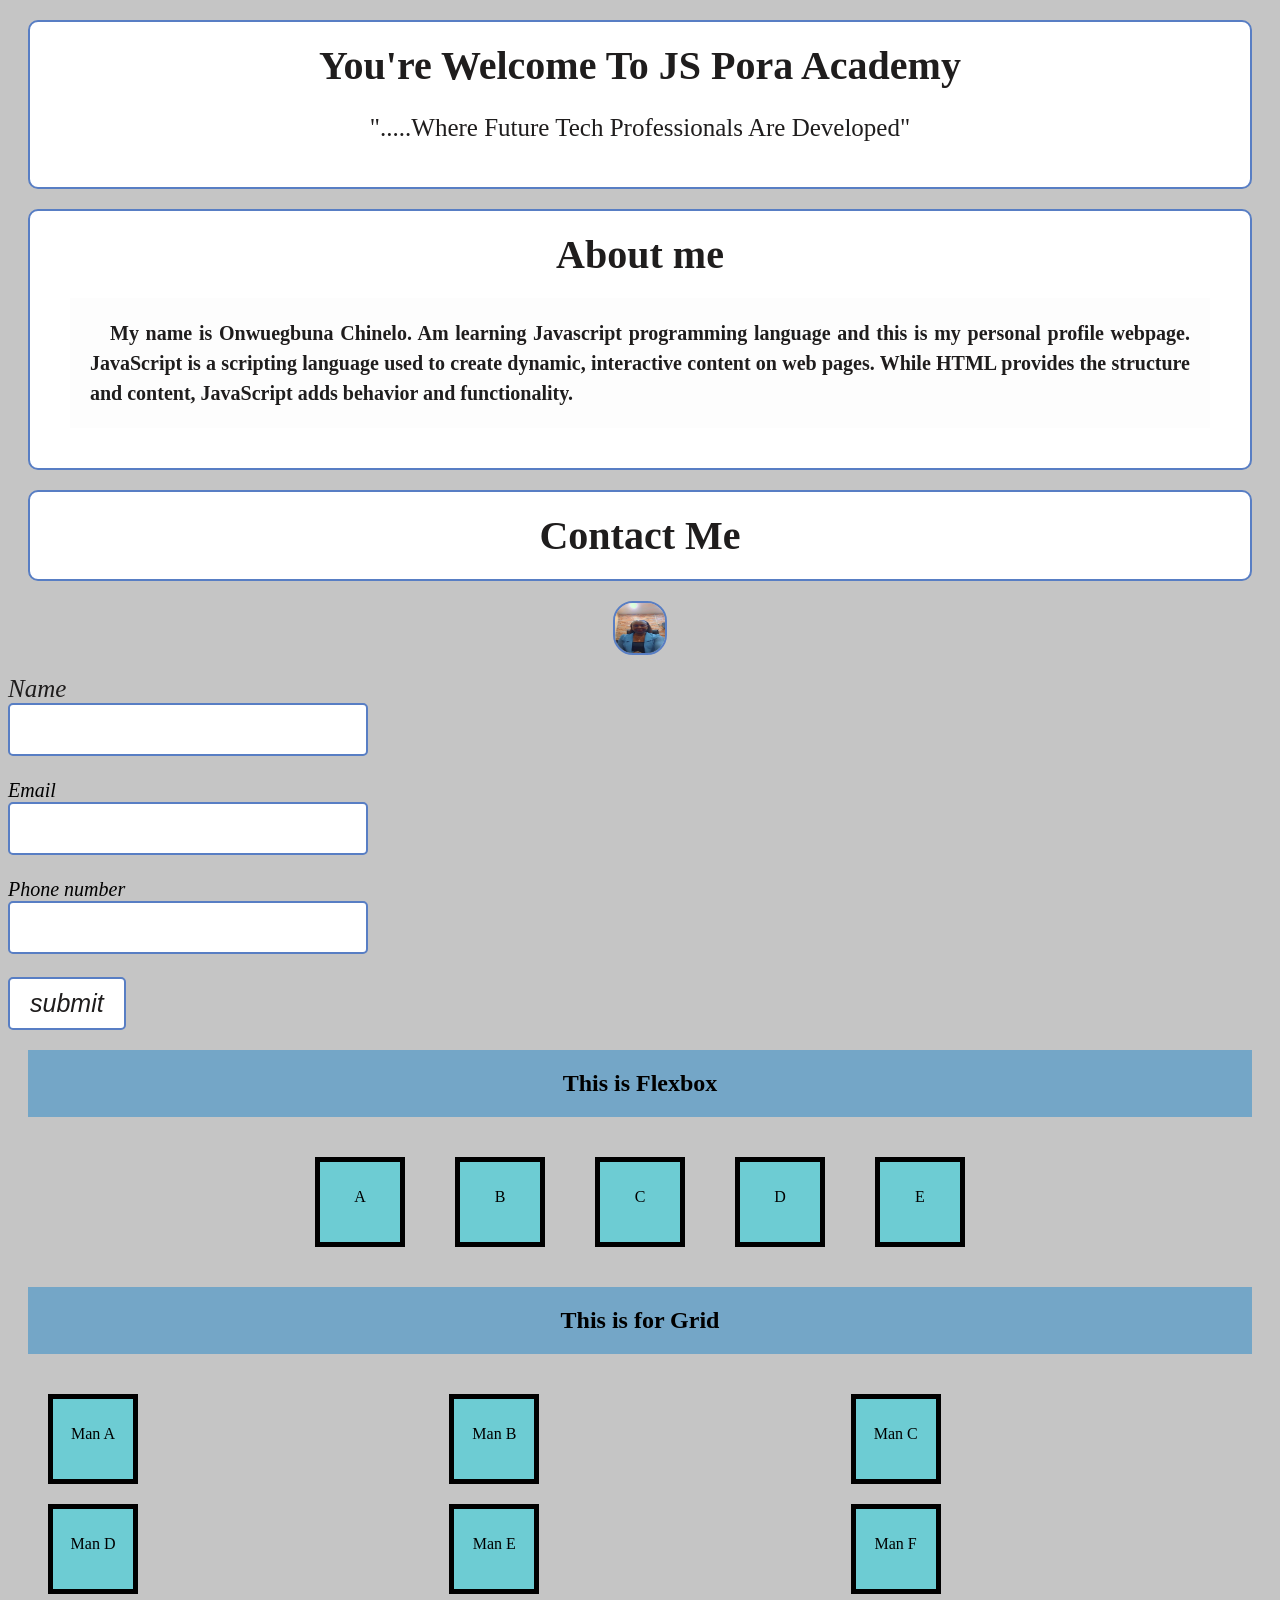
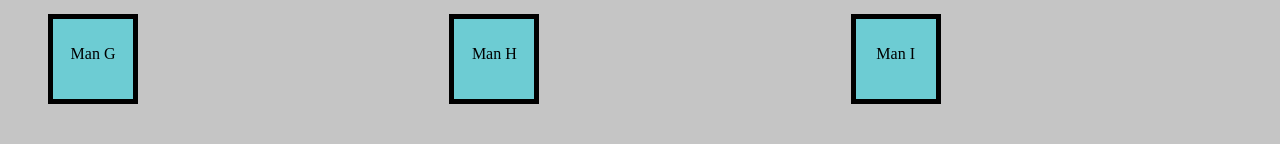
<file: index.html>
<!DOCTYPE html>
<html lang="en">

<head>
    <meta charset="UTF-8">
    <meta name="viewport" content="width=device-width, initial-scale=1.0">
    <title>My Pora JS</title>
    <link rel="stylesheet" href="index.css">
</head>

<body>
    <h1 class="welcome">You're Welcome To JS Pora Academy
        <p class="para">".....Where Future Tech Professionals Are Developed"</p>

    </h1>
    <!-- <h4>Academy of Excellence</h4> -->
    <!-- <a href="https://instagram.com">Instagram home page</a>
    
    <img src="Mother.JFIF" alt="">

    <h1>My personal profile</h1> -->

    <!-- <section>
        <h2 id="aboutme">About me</h2>
        <p class="p">My name is Onwuegbuna Chinelo. Am learning Javascript <br> 
            programming language and this is my personal profile webpage. <br> JavaScript 
             is a scripting language used to create dynamic, <br> interactive content 
              on web pages. While HTML provides <br> the structure and content, 
               JavaScript adds behavior and functionality.</p>
    </section> -->

    <!-- <section>
        <h2>My Image</h2>
        <img src="" alt="">
    </section> -->


    <!-- <style>
        body {
            background-color: rgb(216, 215, 215);            
}

#Contact{
    color: rgb(0, 0, 0);
    font-weight: bold;
    font-size: 50px;
    margin-top: 50px;
    margin-bottom: 50px;
    background-color: rgb(255, 255, 255);
    padding-left: 20px;
    background-color: rgb(153, 183, 240);
}
#form{
    font-style: italic;
    font-size: 20px;
    padding-left: 20px;
}

.name {
    color: rgb(31, 29, 29);
    font-size: 25px;
}

.name1{
    color: rgb(31, 29, 29);
    font-size: 25px;
    border-radius: 5px;
    border: none;
    padding: 10px 20px;
    cursor: pointer;
    outline: 2px solid black;
}

#email{
    color: rgb(31, 29, 29);
    font-size: 25px;
    border-radius: 5px;
    border: none;
    padding: 10px 20px;
    cursor: pointer;
    outline: 2px solid black;
}

.tel{
    color: rgb(31, 29, 29);
    font-size: 25px;
    border-radius: 5px;
    border: none;
    padding: 10px 20px;
    cursor: pointer;
    outline: 2px solid black;
}


.submit {
    color: rgb(0, 0, 0);    
    background-color: rgb(255, 255, 255);
    border-radius: 5px;
    border: none;
    padding: 10px 20px;
    cursor: pointer;
    font-size: 25px;
    outline: 2px solid rgb(0, 0, 0);
    font-style: italic;
}

.lady1 {
    width: 500px;
    height: 500px;  
    padding-bottom: 50px;  
}

    </style> -->

    <section>
        <h2 id="aboutme">About me
            <p class="p">My name is Onwuegbuna Chinelo. Am learning Javascript
                programming language and this is my personal profile webpage. JavaScript
                is a scripting language used to create dynamic, interactive content
                on web pages. While HTML provides the structure and content,
                JavaScript adds behavior and functionality.</p>
        </h2>

    </section>

    <section>
        <h2 id="Contact">Contact Me</h2>
        <img src="./pics/nellypics2.jpeg" class="nellypics2" alt="My pics">

        <form id="form">
            <label for="name" class="name">Name</label><br>
            <input type="text" class="name1"><br><br>

            <label for="email">Email</label><br>
            <input type="email" id="email"><br><br>

            <label for="phone number">Phone number</label><br>
            <input type="tel" class="tel"><br><br>

            <button input="submit" class="submit">submit</button>
        </form>
    </section>

    <section>
        <h1 class="flex">This is Flexbox</h1>
        <ol class="flexbox">
            <li>A</li>
            <li>B</li>
            <li>C</li>
            <li>D</li>
            <li>E</li>
        </ol>
    </section>

    <section>
        <h1 class="grid">This is for Grid</h1>
        <ul class="grid-list">
            <li>Man A</li>
            <li>Man B</li>
            <li>Man C</li>
            <li>Man D</li>
            <li>Man E</li>
            <li>Man F</li>
            <li>Man G</li>
            <li>Man H</li>
            <li>Man I</li>
        </ul>
    </section>
    

   

</body>

</html>
</file>
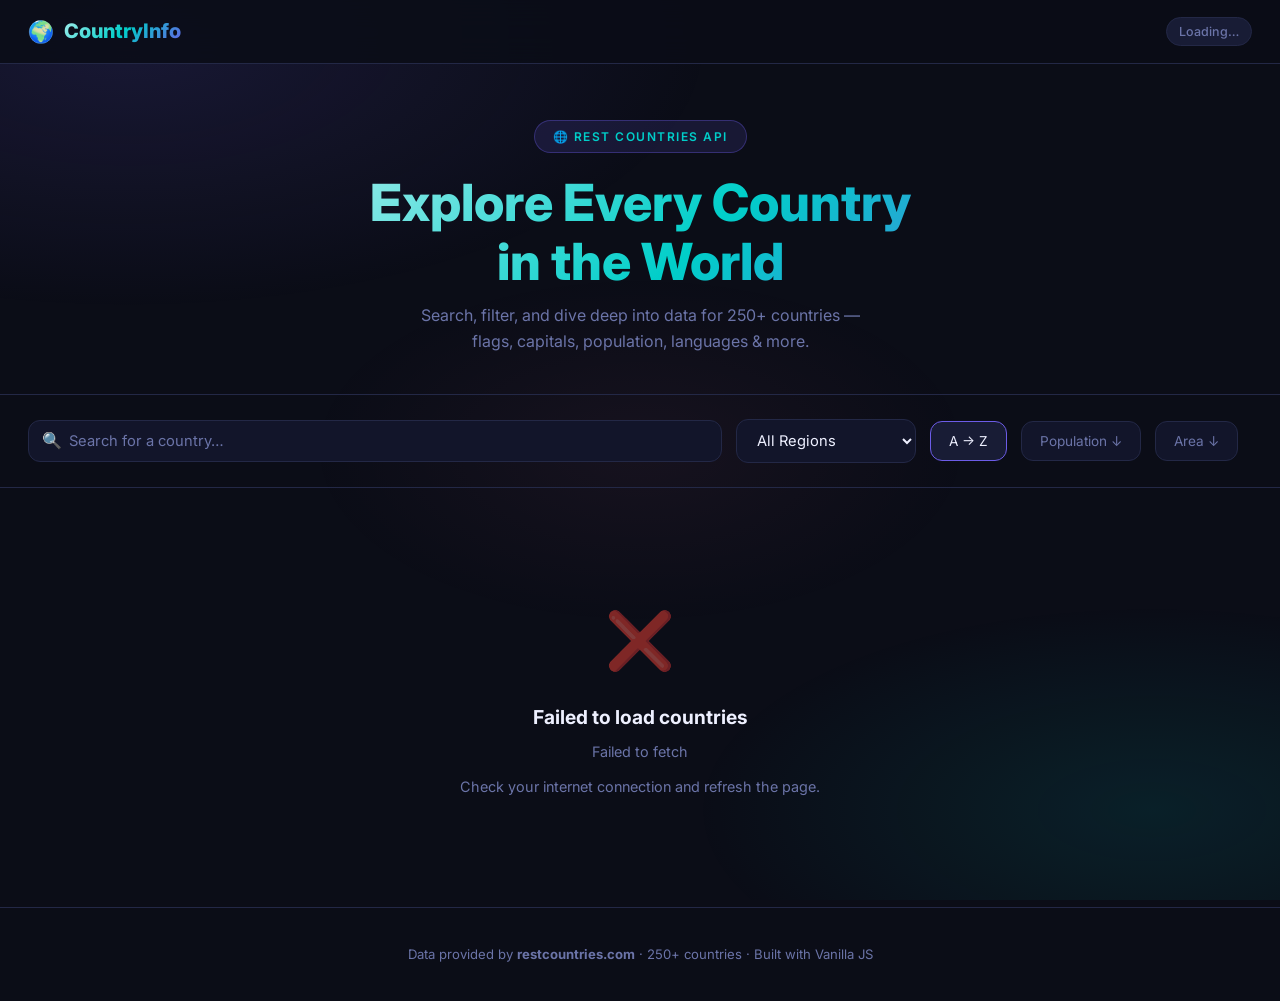
<file: country-info-app/index.html>
<!DOCTYPE html>
<html lang="en">
<head>
  <meta charset="UTF-8" />
  <meta name="viewport" content="width=device-width, initial-scale=1.0"/>
  <title>Country Info App</title>
  <meta name="description" content="Explore every country in the world — population, capital, currency, languages and more." />
  <link rel="preconnect" href="https://fonts.googleapis.com"/>
  <link href="https://fonts.googleapis.com/css2?family=Inter:wght@300;400;500;600;700;800&family=JetBrains+Mono:wght@400;600&display=swap" rel="stylesheet"/>
  <style>
    /* ════════════════════════════════════════
       ROOT & RESET
    ════════════════════════════════════════ */
    *, *::before, *::after { box-sizing: border-box; margin: 0; padding: 0; }

    :root {
      --bg:        #0b0d17;
      --surface:   #12152a;
      --surface2:  #181c35;
      --border:    #232846;
      --accent:    #6c5ce7;
      --accent2:   #00cec9;
      --accent3:   #fd79a8;
      --green:     #00b894;
      --yellow:    #fdcb6e;
      --text:      #eef0ff;
      --muted:     #6b74a8;
      --card-shadow: 0 8px 32px rgba(0,0,0,.45);
      --radius:    16px;
    }

    html { scroll-behavior: smooth; }

    body {
      font-family: 'Inter', sans-serif;
      background: var(--bg);
      color: var(--text);
      min-height: 100vh;
      line-height: 1.6;
    }

    /* animated background blobs */
    body::before {
      content: '';
      position: fixed; inset: 0; pointer-events: none; z-index: 0;
      background:
        radial-gradient(ellipse 70% 45% at 10% 5%, rgba(108,92,231,.14) 0%, transparent 65%),
        radial-gradient(ellipse 55% 35% at 90% 90%, rgba(0,206,201,.1) 0%, transparent 65%),
        radial-gradient(ellipse 40% 30% at 50% 50%, rgba(253,121,168,.05) 0%, transparent 65%);
    }

    /* ════════════════════════════════════════
       NAVBAR
    ════════════════════════════════════════ */
    nav {
      position: sticky; top: 0; z-index: 200;
      background: rgba(11,13,23,.88);
      backdrop-filter: blur(20px);
      border-bottom: 1px solid var(--border);
      padding: 0 28px;
      height: 64px;
      display: flex; align-items: center; justify-content: space-between;
    }
    .nav-brand {
      display: flex; align-items: center; gap: 10px;
      font-size: 1.25rem; font-weight: 800;
      background: linear-gradient(135deg, #fff 0%, var(--accent2) 60%, var(--accent) 100%);
      -webkit-background-clip: text; -webkit-text-fill-color: transparent;
      cursor: pointer; text-decoration: none;
    }
    .nav-brand span { font-size: 1.3rem; -webkit-text-fill-color: initial; }
    .nav-count {
      font-size: .78rem; color: var(--muted); font-weight: 500;
      background: var(--surface2); border: 1px solid var(--border);
      padding: 4px 12px; border-radius: 50px;
    }

    /* ════════════════════════════════════════
       HERO / HEADER
    ════════════════════════════════════════ */
    .hero {
      position: relative; z-index: 1;
      text-align: center; padding: 56px 24px 40px;
      border-bottom: 1px solid var(--border);
    }
    .hero-badge {
      display: inline-flex; align-items: center; gap: 7px;
      padding: 6px 18px; border-radius: 50px;
      background: rgba(108,92,231,.14);
      border: 1px solid rgba(108,92,231,.35);
      font-size: .75rem; font-weight: 600; letter-spacing: 1.5px;
      text-transform: uppercase; color: var(--accent2);
      margin-bottom: 20px;
    }
    .hero h1 {
      font-size: clamp(2rem, 5vw, 3.2rem); font-weight: 800; line-height: 1.15;
      background: linear-gradient(135deg, #fff 0%, var(--accent2) 55%, var(--accent) 100%);
      -webkit-background-clip: text; -webkit-text-fill-color: transparent;
      margin-bottom: 12px;
    }
    .hero p { color: var(--muted); font-size: 1rem; max-width: 480px; margin: 0 auto; }

    /* ════════════════════════════════════════
       CONTROLS — search + filter
    ════════════════════════════════════════ */
    .controls {
      position: relative; z-index: 1;
      display: flex; flex-wrap: wrap; align-items: center; gap: 14px;
      padding: 24px 28px;
      border-bottom: 1px solid var(--border);
    }
    .search-wrap {
      flex: 1; min-width: 220px; position: relative;
    }
    .search-icon {
      position: absolute; left: 14px; top: 50%; transform: translateY(-50%);
      font-size: 1rem; color: var(--muted); pointer-events: none;
    }
    #search-input {
      width: 100%; padding: 11px 14px 11px 40px;
      background: var(--surface); border: 1px solid var(--border);
      border-radius: 12px; color: var(--text);
      font-family: 'Inter', sans-serif; font-size: .92rem;
      outline: none; transition: border-color .2s, box-shadow .2s;
    }
    #search-input:focus {
      border-color: var(--accent);
      box-shadow: 0 0 0 3px rgba(108,92,231,.18);
    }
    #search-input::placeholder { color: var(--muted); }

    #region-filter {
      padding: 11px 16px;
      background: var(--surface); border: 1px solid var(--border);
      border-radius: 12px; color: var(--text);
      font-family: 'Inter', sans-serif; font-size: .92rem;
      outline: none; cursor: pointer; min-width: 180px;
      transition: border-color .2s;
    }
    #region-filter:focus { border-color: var(--accent); }
    #region-filter option { background: var(--surface); }

    .sort-btn {
      padding: 11px 18px; border-radius: 12px;
      background: var(--surface); border: 1px solid var(--border);
      color: var(--muted); font-family: 'Inter', sans-serif;
      font-size: .85rem; cursor: pointer; transition: all .2s;
      white-space: nowrap;
    }
    .sort-btn:hover, .sort-btn.active {
      border-color: var(--accent); color: var(--text);
      background: var(--surface2);
    }

    .results-info {
      margin-left: auto; font-size: .82rem; color: var(--muted);
      white-space: nowrap;
    }

    /* ════════════════════════════════════════
       MAIN CONTENT (grid view)
    ════════════════════════════════════════ */
    #main-view {
      position: relative; z-index: 1;
      padding: 28px;
    }

    .countries-grid {
      display: grid;
      grid-template-columns: repeat(auto-fill, minmax(260px, 1fr));
      gap: 20px;
    }

    /* ── Country Card ── */
    .country-card {
      background: var(--surface);
      border: 1px solid var(--border);
      border-radius: var(--radius);
      overflow: hidden;
      cursor: pointer;
      transition: transform .22s, box-shadow .22s, border-color .22s;
      animation: fadeUp .35s ease both;
    }
    @keyframes fadeUp {
      from { opacity: 0; transform: translateY(20px); }
      to   { opacity: 1; transform: translateY(0); }
    }
    .country-card:hover {
      transform: translateY(-5px);
      box-shadow: var(--card-shadow);
      border-color: var(--accent);
    }
    .card-flag {
      width: 100%; height: 160px; object-fit: cover;
      display: block; background: var(--surface2);
    }
    .card-flag-emoji {
      width: 100%; height: 160px;
      display: flex; align-items: center; justify-content: center;
      font-size: 5rem; background: var(--surface2);
      border-bottom: 1px solid var(--border);
    }
    .card-body { padding: 18px; }
    .card-name {
      font-size: 1rem; font-weight: 700; margin-bottom: 10px;
      white-space: nowrap; overflow: hidden; text-overflow: ellipsis;
    }
    .card-row {
      display: flex; gap: 6px; align-items: baseline;
      font-size: .82rem; color: var(--muted); margin-bottom: 4px;
    }
    .card-row b { color: var(--text); font-weight: 500; }
    .card-region-badge {
      display: inline-block; margin-top: 12px;
      padding: 3px 10px; border-radius: 6px; font-size: .72rem; font-weight: 600;
    }

    /* region colours */
    .r-Africa   { background: rgba(253,203,110,.15); color: var(--yellow); border: 1px solid rgba(253,203,110,.3); }
    .r-Americas { background: rgba(0,184,148,.15);   color: var(--green);  border: 1px solid rgba(0,184,148,.3); }
    .r-Asia     { background: rgba(108,92,231,.15);  color: #a29bfe;       border: 1px solid rgba(108,92,231,.3); }
    .r-Europe   { background: rgba(0,206,201,.15);   color: var(--accent2);border: 1px solid rgba(0,206,201,.3); }
    .r-Oceania  { background: rgba(253,121,168,.15); color: var(--accent3);border: 1px solid rgba(253,121,168,.3); }
    .r-Antarctic { background: rgba(200,200,255,.1); color: #a0aaff;       border: 1px solid rgba(200,200,255,.2); }

    /* ════════════════════════════════════════
       SKELETON LOADER
    ════════════════════════════════════════ */
    .skeleton-grid {
      display: grid;
      grid-template-columns: repeat(auto-fill, minmax(260px, 1fr));
      gap: 20px;
    }
    .skeleton-card {
      background: var(--surface); border: 1px solid var(--border);
      border-radius: var(--radius); overflow: hidden;
    }
    .skeleton-flag  { height: 160px; background: var(--surface2); }
    .skeleton-body  { padding: 18px; display: flex; flex-direction: column; gap: 10px; }
    .skeleton-line  {
      height: 12px; border-radius: 6px;
      background: linear-gradient(90deg, var(--surface2) 25%, var(--border) 50%, var(--surface2) 75%);
      background-size: 200% 100%;
      animation: shimmer 1.5s infinite;
    }
    @keyframes shimmer { to { background-position: -200% 0; } }

    /* ════════════════════════════════════════
       EMPTY / ERROR STATE
    ════════════════════════════════════════ */
    .empty-state {
      text-align: center; padding: 80px 24px;
      grid-column: 1 / -1;
    }
    .empty-icon { font-size: 3.5rem; margin-bottom: 16px; opacity: .5; }
    .empty-state h3 { font-size: 1.2rem; margin-bottom: 8px; }
    .empty-state p  { color: var(--muted); font-size: .9rem; }

    /* ════════════════════════════════════════
       DETAIL VIEW (modal overlay)
    ════════════════════════════════════════ */
    #detail-view {
      display: none;
      position: fixed; inset: 0; z-index: 500;
      background: rgba(7,8,15,.85);
      backdrop-filter: blur(12px);
      overflow-y: auto;
      animation: fadeIn .2s ease;
    }
    @keyframes fadeIn { from { opacity: 0; } to { opacity: 1; } }
    #detail-view.open { display: block; }

    .detail-inner {
      max-width: 860px; margin: 48px auto; padding: 0 20px 60px;
    }
    .detail-back {
      display: inline-flex; align-items: center; gap: 8px;
      padding: 10px 22px; border-radius: 10px;
      background: var(--surface); border: 1px solid var(--border);
      color: var(--text); font-family: 'Inter', sans-serif;
      font-size: .88rem; font-weight: 600;
      cursor: pointer; margin-bottom: 32px;
      transition: all .2s;
    }
    .detail-back:hover { border-color: var(--accent); background: var(--surface2); }

    .detail-card {
      background: var(--surface);
      border: 1px solid var(--border);
      border-radius: 20px; overflow: hidden;
    }
    .detail-flag-wrap {
      width: 100%; height: 300px; overflow: hidden;
      display: flex; align-items: center; justify-content: center;
      background: var(--surface2);
      position: relative;
    }
    .detail-flag-wrap img {
      width: 100%; height: 100%; object-fit: cover;
    }
    .detail-flag-emoji-big {
      font-size: 9rem; line-height: 1;
    }
    .detail-flag-overlay {
      position: absolute; inset: 0;
      background: linear-gradient(to top, rgba(18,21,42,.8) 0%, transparent 60%);
    }
    .detail-name-over {
      position: absolute; bottom: 20px; left: 28px;
      font-size: 2rem; font-weight: 800;
    }

    .detail-body { padding: 32px; }

    .detail-meta {
      display: grid; grid-template-columns: 1fr 1fr;
      gap: 14px; margin-bottom: 28px;
    }
    @media (max-width: 600px) { .detail-meta { grid-template-columns: 1fr; } }

    .meta-item { }
    .meta-label { font-size: .75rem; text-transform: uppercase; letter-spacing: 1px; color: var(--muted); margin-bottom: 3px; }
    .meta-value { font-size: .95rem; font-weight: 600; color: var(--text); }

    .detail-divider {
      border: none; border-top: 1px solid var(--border); margin: 24px 0;
    }

    .detail-section-title {
      font-size: .8rem; text-transform: uppercase; letter-spacing: 1.5px;
      color: var(--muted); font-weight: 700; margin-bottom: 12px;
    }

    .tag-list { display: flex; flex-wrap: wrap; gap: 8px; }
    .tag {
      padding: 5px 14px; border-radius: 8px;
      background: var(--surface2); border: 1px solid var(--border);
      font-size: .8rem; color: var(--text); font-weight: 500;
    }
    .tag.border-country {
      cursor: pointer; transition: all .2s;
    }
    .tag.border-country:hover {
      border-color: var(--accent); color: var(--accent2);
      background: rgba(108,92,231,.1);
    }

    .stat-row {
      display: grid; grid-template-columns: repeat(3, 1fr); gap: 14px;
      margin-bottom: 24px;
    }
    .stat-box {
      background: var(--surface2); border: 1px solid var(--border);
      border-radius: 12px; padding: 16px; text-align: center;
    }
    .stat-num { font-size: 1.4rem; font-weight: 800; color: var(--accent2); }
    .stat-lbl { font-size: .72rem; color: var(--muted); text-transform: uppercase; letter-spacing: 1px; margin-top: 2px; }

    /* ════════════════════════════════════════
       FOOTER
    ════════════════════════════════════════ */
    footer {
      position: relative; z-index: 1;
      text-align: center; padding: 36px 24px;
      border-top: 1px solid var(--border);
      color: var(--muted); font-size: .82rem;
    }

    /* ════════════════════════════════════════
       SCROLLBAR
    ════════════════════════════════════════ */
    ::-webkit-scrollbar { width: 6px; height: 6px; }
    ::-webkit-scrollbar-track { background: var(--bg); }
    ::-webkit-scrollbar-thumb { background: var(--border); border-radius: 3px; }
    ::-webkit-scrollbar-thumb:hover { background: var(--accent); }

    @media (max-width: 640px) {
      .controls { padding: 16px; }
      #main-view { padding: 16px; }
      nav { padding: 0 16px; }
      .detail-inner { margin: 20px auto; }
    }
  </style>
</head>
<body>

<!-- ════════════════════════════════════════
     NAVBAR
════════════════════════════════════════ -->
<nav>
  <a class="nav-brand" href="#" onclick="closeDetail()">
    <span>🌍</span> CountryInfo
  </a>
  <span class="nav-count" id="nav-count">Loading…</span>
</nav>

<!-- ════════════════════════════════════════
     HERO
════════════════════════════════════════ -->
<header class="hero">
  <div class="hero-badge">🌐 REST Countries API</div>
  <h1>Explore Every Country<br/>in the World</h1>
  <p>Search, filter, and dive deep into data for 250+ countries — flags, capitals, population, languages & more.</p>
</header>

<!-- ════════════════════════════════════════
     CONTROLS
════════════════════════════════════════ -->
<div class="controls">
  <div class="search-wrap">
    <span class="search-icon">🔍</span>
    <input type="text" id="search-input" placeholder="Search for a country…" autocomplete="off" />
  </div>

  <select id="region-filter">
    <option value="">All Regions</option>
    <option value="Africa">Africa</option>
    <option value="Americas">Americas</option>
    <option value="Asia">Asia</option>
    <option value="Europe">Europe</option>
    <option value="Oceania">Oceania</option>
    <option value="Antarctic">Antarctic</option>
  </select>

  <button class="sort-btn active" id="sort-name"   onclick="setSort('name')">A → Z</button>
  <button class="sort-btn"        id="sort-pop"    onclick="setSort('pop')">Population ↓</button>
  <button class="sort-btn"        id="sort-area"   onclick="setSort('area')">Area ↓</button>

  <span class="results-info" id="results-info"></span>
</div>

<!-- ════════════════════════════════════════
     MAIN GRID VIEW
════════════════════════════════════════ -->
<main id="main-view">
  <!-- skeleton while loading -->
  <div class="skeleton-grid" id="skeleton">
    <!-- 12 skeleton cards -->
  </div>
  <!-- country cards injected here -->
  <div class="countries-grid" id="grid" style="display:none"></div>
</main>

<!-- ════════════════════════════════════════
     DETAIL / MODAL VIEW
════════════════════════════════════════ -->
<div id="detail-view">
  <div class="detail-inner">
    <button class="detail-back" onclick="closeDetail()">← Back to List</button>
    <div class="detail-card" id="detail-card">
      <!-- injected by JS -->
    </div>
  </div>
</div>

<!-- ════════════════════════════════════════
     FOOTER
════════════════════════════════════════ -->
<footer>
  <p>Data provided by <strong>restcountries.com</strong> · 250+ countries · Built with Vanilla JS</p>
</footer>

<!-- ════════════════════════════════════════
     JAVASCRIPT — Full App Logic
════════════════════════════════════════ -->
<script>
/*
 ┌─────────────────────────────────────────────────────────────┐
 │  COUNTRY INFO APP — JavaScript Guide                        │
 │                                                             │
 │  API used: https://restcountries.com/v3.1/all               │
 │                                                             │
 │  Concepts used:                                             │
 │  • async / await + fetch()                                  │
 │  • Array methods: .filter(), .sort(), .slice(), .map()      │
 │  • DOM manipulation (createElement, innerHTML, classList)   │
 │  • Event listeners (input, change, click)                   │
 │  • Debouncing (prevent too many search calls)               │
 └─────────────────────────────────────────────────────────────┘
*/

// ─────────────────────────────────────────
// STEP 1: API URL & State Variables
// ─────────────────────────────────────────
/*
  We store the data in variables so we only
  fetch from the API ONCE — then filter/sort
  the local copy instantly.
*/
const API_URL      = 'https://restcountries.com/v3.1/all?fields=name,flags,capital,population,region,subregion,area,languages,currencies,borders,cca3,tld,timezones';
let allCountries   = [];   // full list from API
let displayed      = [];   // current filtered + sorted list
let sortMode       = 'name'; // default sort
let countryMap     = {};   // cca3 code → country (for border lookup)

// ─────────────────────────────────────────
// STEP 2: Build Skeleton Loaders
// ─────────────────────────────────────────
/*
  While the API request is loading, we show
  "skeleton" placeholder cards so the page
  doesn't look blank.
*/
function buildSkeletons() {
  const wrap = document.getElementById('skeleton');
  for (let i = 0; i < 12; i++) {
    wrap.innerHTML += `
      <div class="skeleton-card">
        <div class="skeleton-flag"></div>
        <div class="skeleton-body">
          <div class="skeleton-line" style="width:65%"></div>
          <div class="skeleton-line" style="width:80%"></div>
          <div class="skeleton-line" style="width:50%"></div>
          <div class="skeleton-line" style="width:70%"></div>
        </div>
      </div>`;
  }
}

// ─────────────────────────────────────────
// STEP 3: Fetch All Countries from API
// ─────────────────────────────────────────
/*
  async function — allows us to use await.
  fetch() sends GET request to the REST Countries API.
  .json() parses the raw response text into a JS array.
  We then sort alphabetically and store it globally.
*/
async function loadCountries() {
  buildSkeletons();
  try {
    const response = await fetch(API_URL);

    if (!response.ok) {
      throw new Error(`API Error: ${response.status} ${response.statusText}`);
    }

    const data = await response.json();

    // Sort A→Z by default
    allCountries = data.sort((a, b) =>
      a.name.common.localeCompare(b.name.common)
    );

    // Build a lookup map: cca3 → country
    // (used later to show neighbour country names)
    allCountries.forEach(c => { countryMap[c.cca3] = c; });

    // Update nav count
    document.getElementById('nav-count').textContent =
      `${allCountries.length} countries`;

    // Hide skeletons, show grid
    document.getElementById('skeleton').style.display = 'none';
    document.getElementById('grid').style.display = 'grid';

    // Render all countries
    applyFilters();

  } catch (error) {
    document.getElementById('skeleton').innerHTML = `
      <div class="empty-state">
        <div class="empty-icon">❌</div>
        <h3>Failed to load countries</h3>
        <p>${error.message}</p>
        <p style="margin-top:12px">Check your internet connection and refresh the page.</p>
      </div>`;
    console.error('Failed to fetch countries:', error);
  }
}

// ─────────────────────────────────────────
// STEP 4: Filter + Sort + Render
// ─────────────────────────────────────────
/*
  applyFilters() is called every time the user:
    - types in the search box
    - changes the region dropdown
    - clicks a sort button

  It filters the allCountries array, sorts it,
  then passes the result to renderGrid().
*/
function applyFilters() {
  const query  = document.getElementById('search-input').value.trim().toLowerCase();
  const region = document.getElementById('region-filter').value;

  // --- FILTER ---
  // .filter() returns a NEW array containing only items
  // where the callback function returns true.
  let result = allCountries.filter(country => {
    const nameMatch    = country.name.common.toLowerCase().includes(query);
    const regionMatch  = region ? country.region === region : true;
    return nameMatch && regionMatch;
  });

  // --- SORT ---
  // .sort() rearranges in place; we compare two values a & b.
  // Negative = a first, Positive = b first, 0 = equal.
  if (sortMode === 'name') {
    result.sort((a, b) => a.name.common.localeCompare(b.name.common));
  } else if (sortMode === 'pop') {
    result.sort((a, b) => (b.population || 0) - (a.population || 0));
  } else if (sortMode === 'area') {
    result.sort((a, b) => (b.area || 0) - (a.area || 0));
  }

  displayed = result;
  document.getElementById('results-info').textContent =
    `${result.length} countr${result.length === 1 ? 'y' : 'ies'} found`;

  renderGrid(result);
}

// ─────────────────────────────────────────
// STEP 5: Render Country Cards to DOM
// ─────────────────────────────────────────
/*
  We use .map() to convert each country object
  into an HTML string, then join them all together
  and inject into the grid div.

  .map() transforms EVERY item in an array and
  returns a new array of the transformed values.
*/
function renderGrid(countries) {
  const grid = document.getElementById('grid');

  if (countries.length === 0) {
    grid.innerHTML = `
      <div class="empty-state">
        <div class="empty-icon">🔍</div>
        <h3>No countries found</h3>
        <p>Try a different search term or reset your filters.</p>
      </div>`;
    return;
  }

  // Build each card as an HTML string
  grid.innerHTML = countries.map((country, index) => {
    const flag       = country.flags?.svg || country.flags?.png || '';
    const emoji      = country.flags?.emoji || '🏳️';
    const name       = country.name.common;
    const capital    = country.capital?.[0] || 'N/A';
    const pop        = formatNumber(country.population);
    const region     = country.region || 'Unknown';
    const area       = country.area ? formatNumber(Math.round(country.area)) + ' km²' : 'N/A';

    // Stagger animation delay per card
    const delay = Math.min(index * 30, 600);

    return `
      <div class="country-card" style="animation-delay:${delay}ms"
           onclick="openDetail('${country.cca3}')">
        ${flag
          ? `<img class="card-flag" src="${flag}" alt="Flag of ${name}" loading="lazy"/>`
          : `<div class="card-flag-emoji">${emoji}</div>`
        }
        <div class="card-body">
          <div class="card-name">${name}</div>
          <div class="card-row">📍 Capital: <b>${capital}</b></div>
          <div class="card-row">👥 Population: <b>${pop}</b></div>
          <div class="card-row">📐 Area: <b>${area}</b></div>
          <span class="card-region-badge r-${region}">${region}</span>
        </div>
      </div>`;
  }).join('');
}

// ─────────────────────────────────────────
// STEP 6: Open Detail View for One Country
// ─────────────────────────────────────────
/*
  When a card is clicked, we look up the country
  by its 3-letter code (cca3) from our map,
  then build a rich detail panel.
*/
function openDetail(cca3) {
  const c = countryMap[cca3];
  if (!c) return;

  // Extract data safely with optional chaining (?.)
  const flag       = c.flags?.svg || c.flags?.png || '';
  const emoji      = c.flags?.emoji || '🏳️';
  const name       = c.name.common;
  const official   = c.name.official || name;
  const capital    = c.capital?.[0] || 'N/A';
  const pop        = formatNumber(c.population);
  const area       = c.area ? formatNumber(Math.round(c.area)) + ' km²' : 'N/A';
  const region     = c.region || 'N/A';
  const subregion  = c.subregion || 'N/A';
  const tld        = c.tld?.join(', ') || 'N/A';
  const timezones  = c.timezones?.join(', ') || 'N/A';

  // Languages → join into a comma-separated string
  const langs = c.languages
    ? Object.values(c.languages).join(', ')
    : 'N/A';

  // Currencies → extract names
  const currencies = c.currencies
    ? Object.values(c.currencies).map(cur => `${cur.name} (${cur.symbol || '?'})`).join(', ')
    : 'N/A';

  // Border countries → look up names from our map
  const borderHTML = (c.borders && c.borders.length > 0)
    ? c.borders.map(code => {
        const n = countryMap[code]?.name.common || code;
        return `<span class="tag border-country" onclick="openDetail('${code}')">${n}</span>`;
      }).join('')
    : '<span style="color:var(--muted);font-size:.85rem">No land borders (island or isolated nation)</span>';

  // Density calculation
  const density = (c.population && c.area)
    ? (c.population / c.area).toFixed(1) + ' /km²'
    : 'N/A';

  document.getElementById('detail-card').innerHTML = `
    <div class="detail-flag-wrap">
      ${flag
        ? `<img src="${flag}" alt="Flag of ${name}"/>`
        : `<div class="detail-flag-emoji-big">${emoji}</div>`
      }
      <div class="detail-flag-overlay"></div>
      <div class="detail-name-over">${name}</div>
    </div>

    <div class="detail-body">

      <!-- Stats row -->
      <div class="stat-row">
        <div class="stat-box">
          <div class="stat-num">${pop}</div>
          <div class="stat-lbl">Population</div>
        </div>
        <div class="stat-box">
          <div class="stat-num">${area}</div>
          <div class="stat-lbl">Area</div>
        </div>
        <div class="stat-box">
          <div class="stat-num">${density}</div>
          <div class="stat-lbl">Density</div>
        </div>
      </div>

      <!-- Meta grid -->
      <div class="detail-meta">
        <div class="meta-item">
          <div class="meta-label">Official Name</div>
          <div class="meta-value">${official}</div>
        </div>
        <div class="meta-item">
          <div class="meta-label">Capital City</div>
          <div class="meta-value">${capital}</div>
        </div>
        <div class="meta-item">
          <div class="meta-label">Region</div>
          <div class="meta-value">${region} — ${subregion}</div>
        </div>
        <div class="meta-item">
          <div class="meta-label">Top-Level Domain</div>
          <div class="meta-value">${tld}</div>
        </div>
        <div class="meta-item">
          <div class="meta-label">Currencies</div>
          <div class="meta-value">${currencies}</div>
        </div>
        <div class="meta-item">
          <div class="meta-label">Timezones</div>
          <div class="meta-value" style="font-size:.82rem">${timezones}</div>
        </div>
      </div>

      <hr class="detail-divider"/>

      <!-- Languages -->
      <div class="detail-section-title">🗣 Languages Spoken</div>
      <div class="tag-list" style="margin-bottom:22px">
        ${langs.split(', ').map(l => `<span class="tag">${l}</span>`).join('')}
      </div>

      <!-- Borders -->
      <div class="detail-section-title">🗺 Bordering Countries <span style="color:var(--muted);text-transform:none;font-weight:400">(click to explore)</span></div>
      <div class="tag-list">${borderHTML}</div>

    </div>`;

  // Show the overlay
  document.getElementById('detail-view').classList.add('open');
  document.body.style.overflow = 'hidden'; // lock scroll
}

// Close detail view
function closeDetail() {
  document.getElementById('detail-view').classList.remove('open');
  document.body.style.overflow = '';
}

// ─────────────────────────────────────────
// STEP 7: Helper Functions
// ─────────────────────────────────────────
// Format large numbers with commas: 1234567 → "1,234,567"
function formatNumber(n) {
  if (!n && n !== 0) return 'N/A';
  return n.toLocaleString();
}

// Set active sort mode and re-render
function setSort(mode) {
  sortMode = mode;
  document.querySelectorAll('.sort-btn').forEach(b => b.classList.remove('active'));
  document.getElementById(`sort-${mode}`).classList.add('active');
  applyFilters();
}

// ─────────────────────────────────────────
// STEP 8: Event Listeners
// ─────────────────────────────────────────
/*
  Debounce: we don't want to run applyFilters()
  on EVERY single keystroke — we wait 250ms after
  the user stops typing. This improves performance.
*/
let debounceTimer;
document.getElementById('search-input').addEventListener('input', () => {
  clearTimeout(debounceTimer);
  debounceTimer = setTimeout(applyFilters, 250);
});

document.getElementById('region-filter').addEventListener('change', applyFilters);

// Close detail when clicking the dark overlay background
document.getElementById('detail-view').addEventListener('click', function(e) {
  if (e.target === this) closeDetail();
});

// Close on Escape key
document.addEventListener('keydown', e => {
  if (e.key === 'Escape') closeDetail();
});

// ─────────────────────────────────────────
// STEP 9: Kick off the app!
// ─────────────────────────────────────────
loadCountries();
</script>
</body>
</html>
</file>
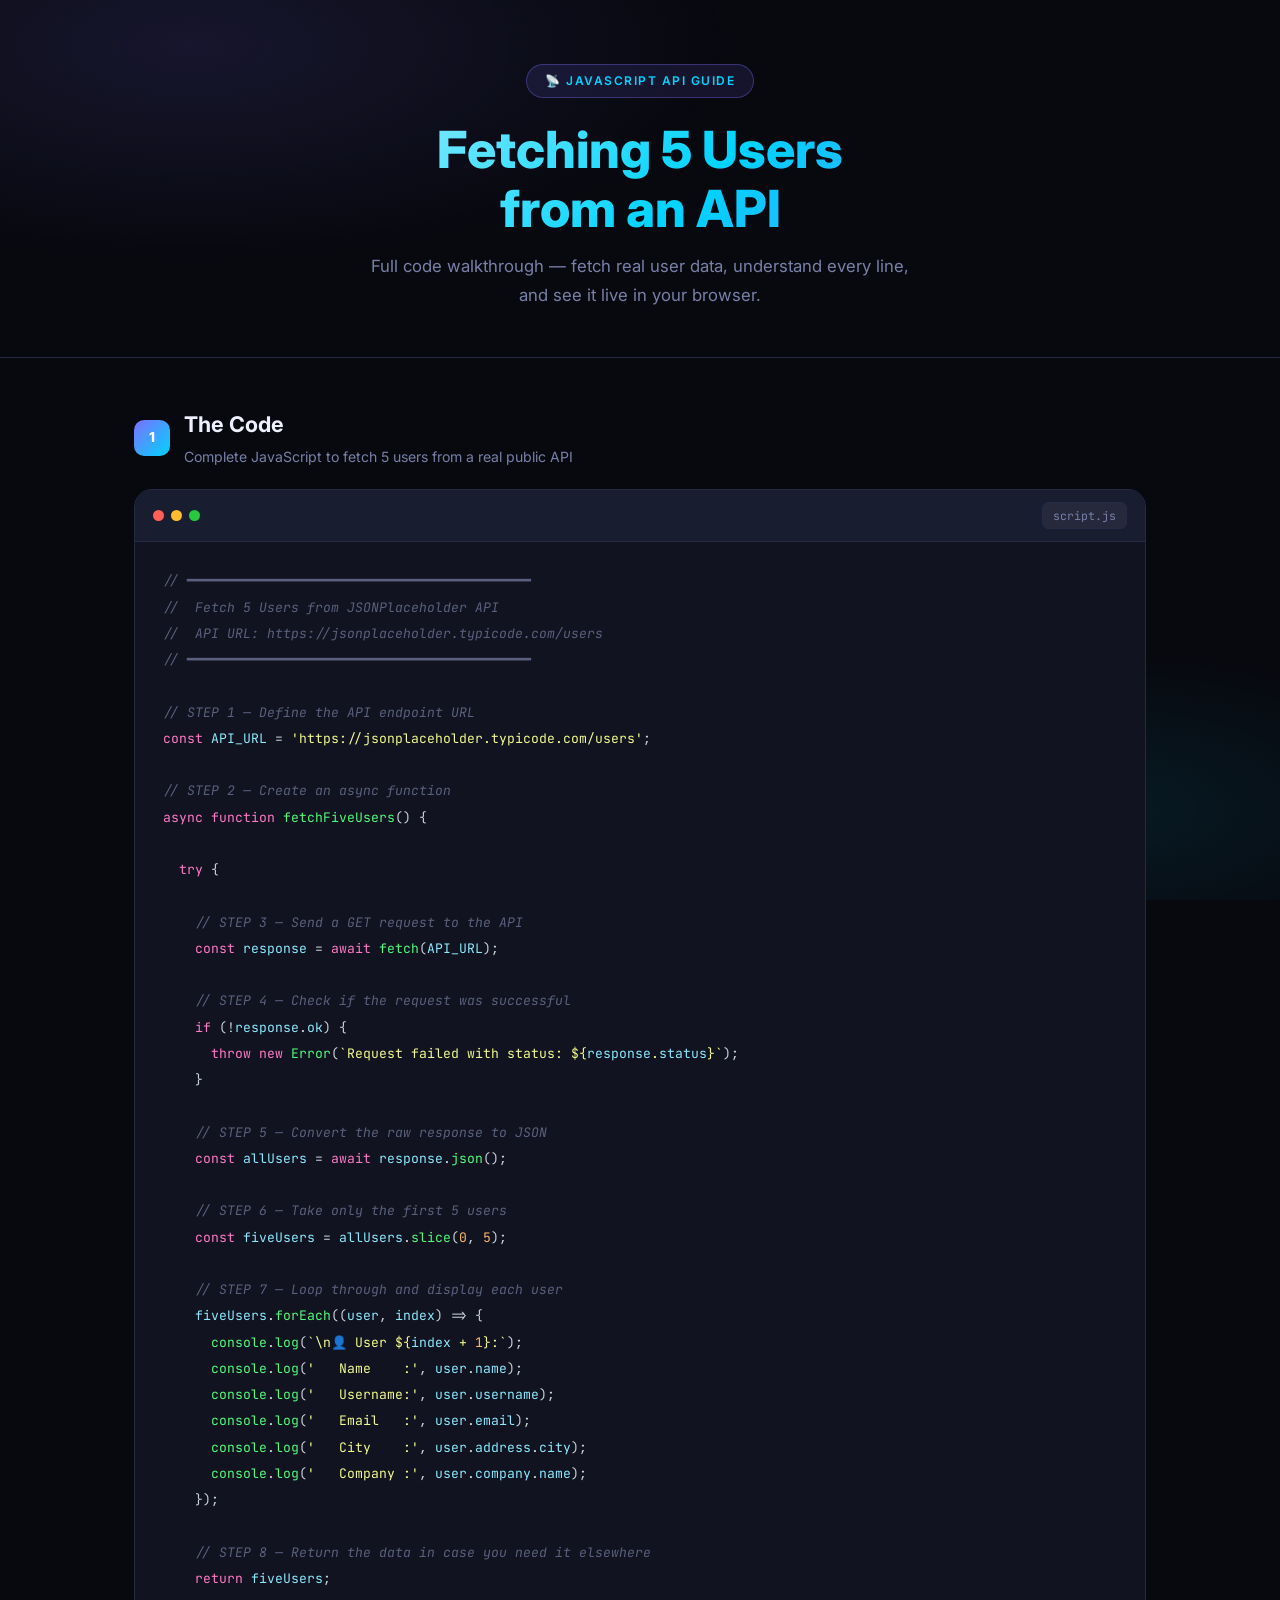
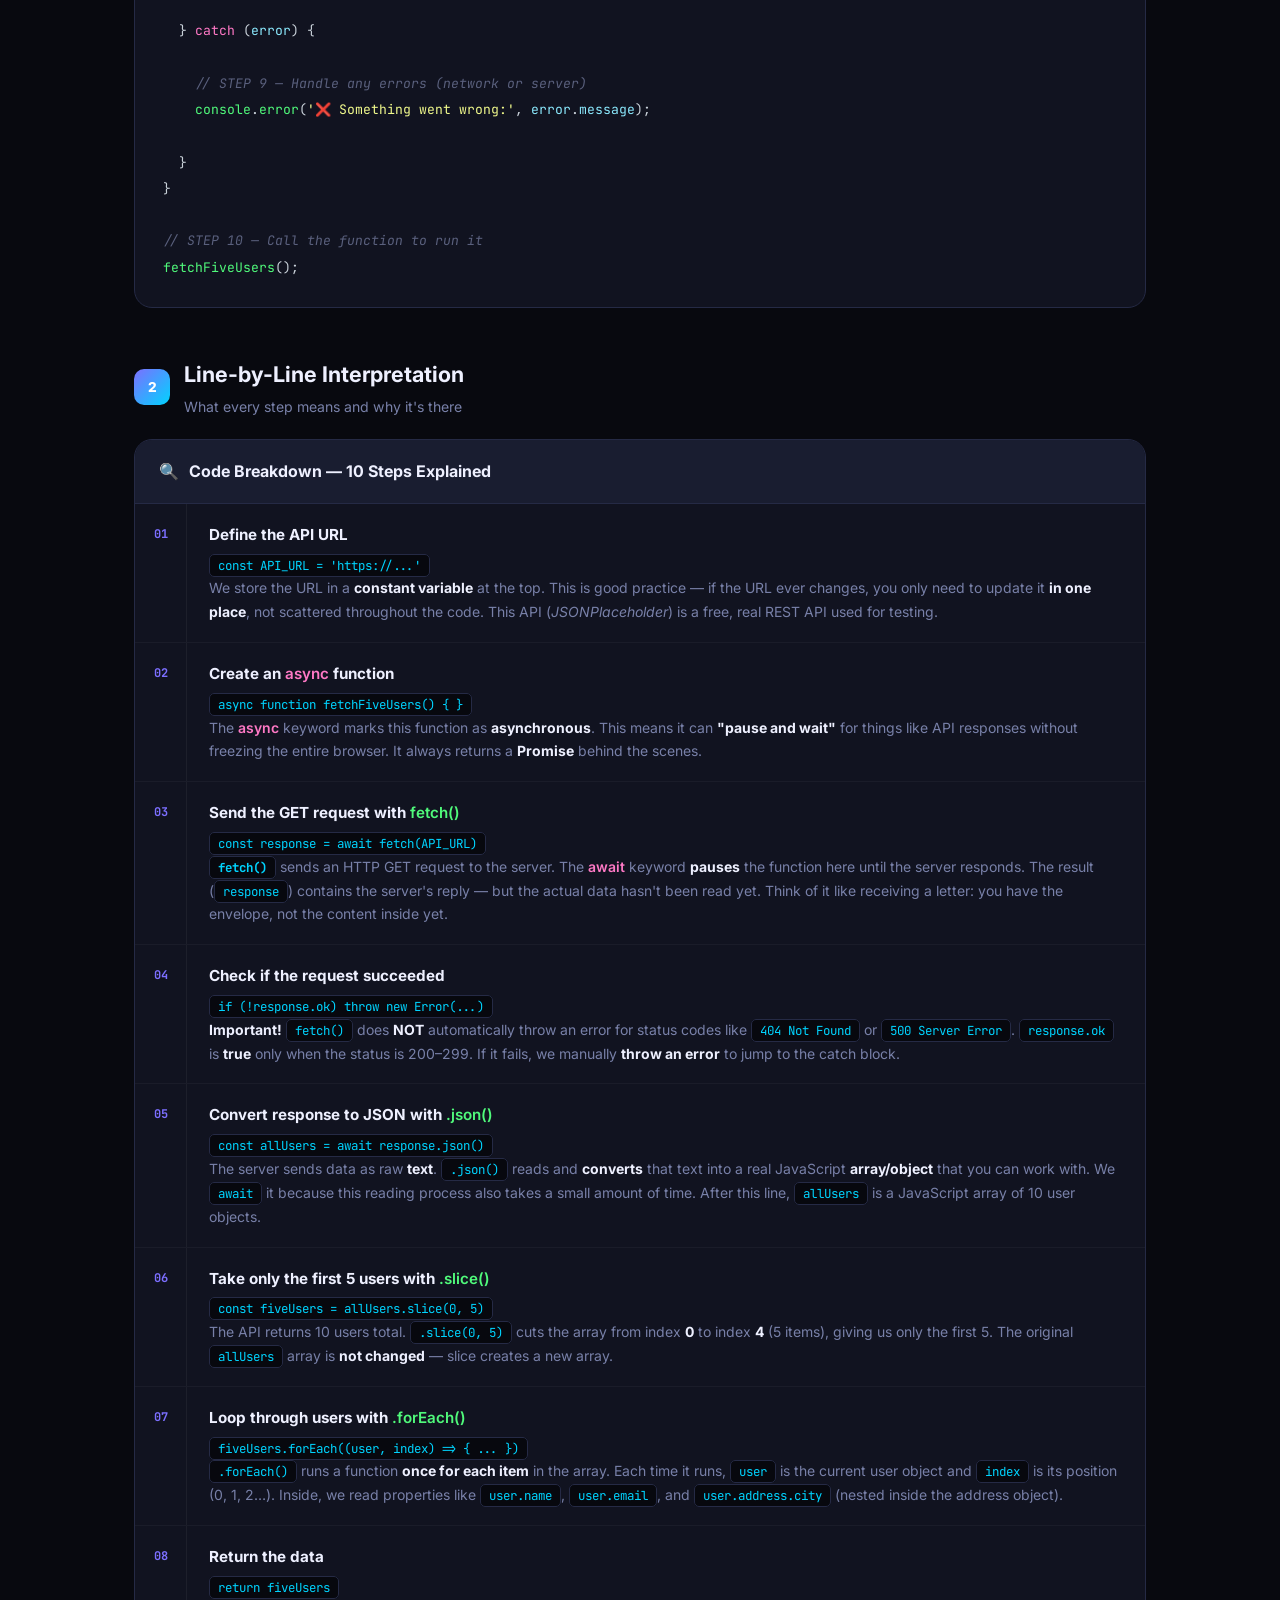
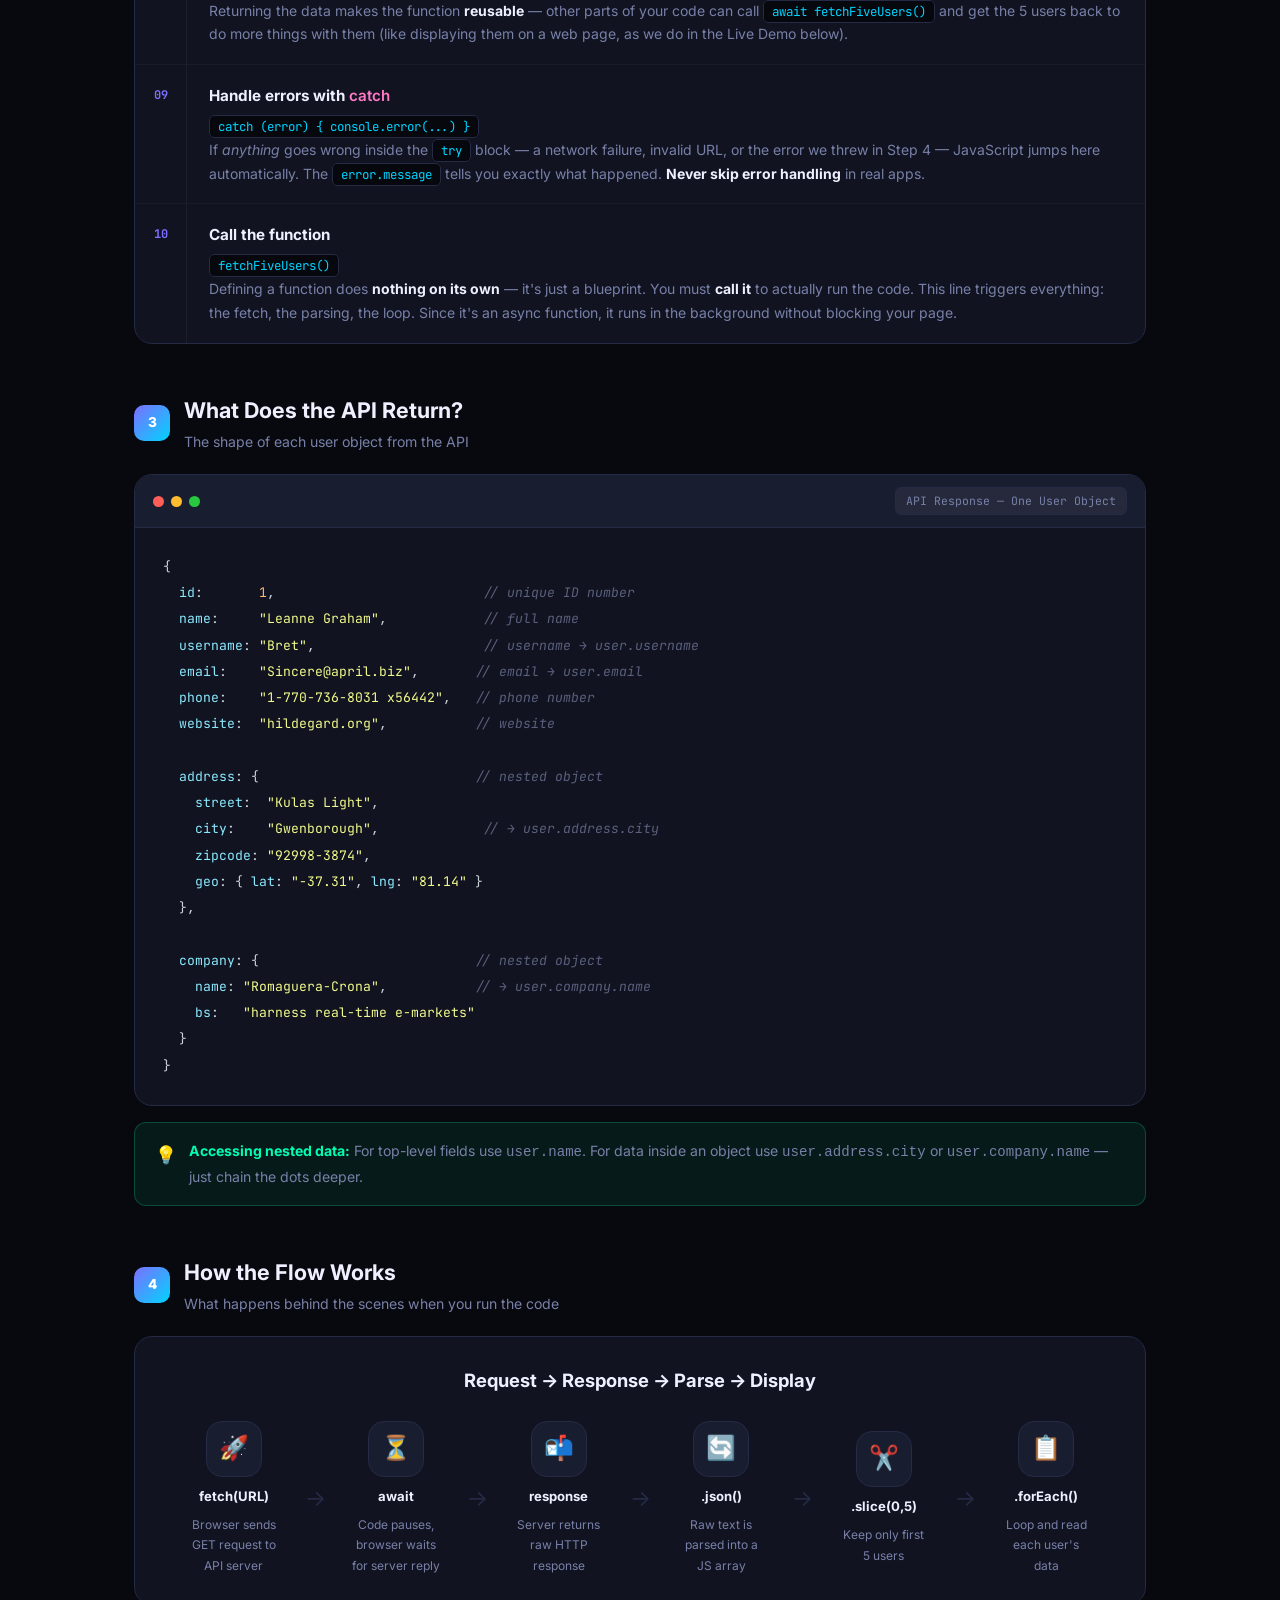
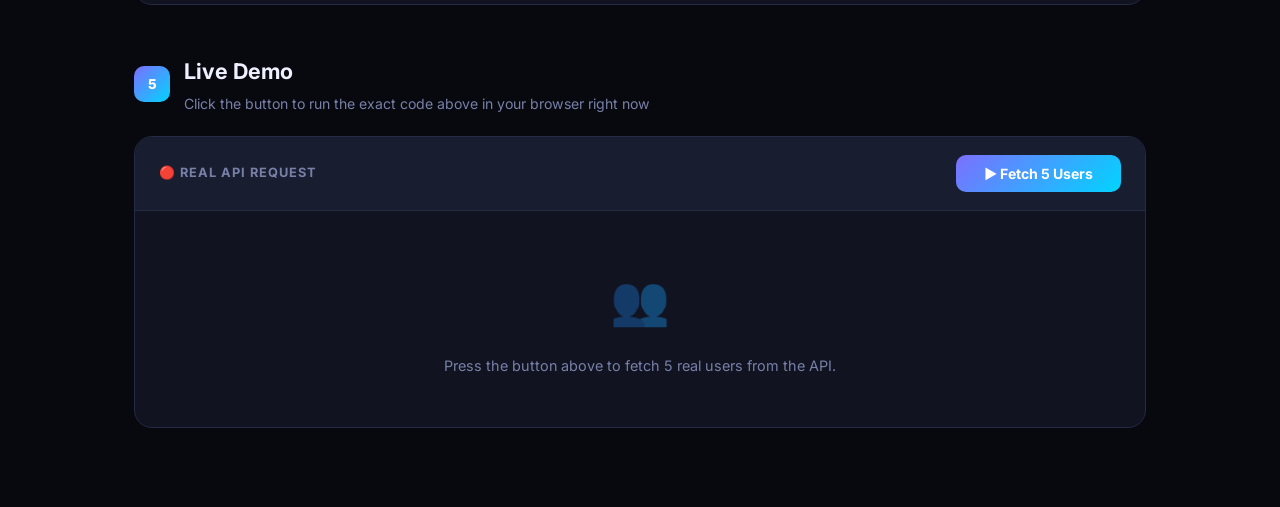
<file: fetch-users/index.html>
<!DOCTYPE html>
<html lang="en">
<head>
  <meta charset="UTF-8" />
  <meta name="viewport" content="width=device-width, initial-scale=1.0" />
  <title>Fetch 5 Users — API Guide</title>
  <link rel="preconnect" href="https://fonts.googleapis.com" />
  <link href="https://fonts.googleapis.com/css2?family=Inter:wght@300;400;500;600;700;800&family=JetBrains+Mono:wght@400;500;700&display=swap" rel="stylesheet" />
  <style>
    *, *::before, *::after { box-sizing: border-box; margin: 0; padding: 0; }

    :root {
      --bg: #08090f;
      --surface: #111320;
      --surface2: #191d30;
      --border: #252a45;
      --accent: #7c6fff;
      --accent2: #00d4ff;
      --green: #00ffb3;
      --yellow: #ffd166;
      --pink: #ff6b9d;
      --text: #eef0ff;
      --muted: #7880a8;
      --code-bg: #07080e;
    }

    html { scroll-behavior: smooth; }
    body {
      font-family: 'Inter', sans-serif;
      background: var(--bg);
      color: var(--text);
      line-height: 1.7;
      min-height: 100vh;
    }

    /* ── glow bg ── */
    body::before {
      content: '';
      position: fixed; inset: 0; pointer-events: none; z-index: 0;
      background:
        radial-gradient(ellipse 70% 40% at 15% 5%, rgba(124,111,255,.13) 0%, transparent 60%),
        radial-gradient(ellipse 50% 30% at 85% 90%, rgba(0,212,255,.09) 0%, transparent 60%);
    }

    /* ══════════════ HEADER ══════════════ */
    header {
      position: relative; z-index: 2;
      padding: 64px 24px 48px;
      text-align: center;
      border-bottom: 1px solid var(--border);
    }
    .pill {
      display: inline-flex; align-items: center; gap: 8px;
      padding: 6px 18px; border-radius: 50px;
      background: rgba(124,111,255,.12);
      border: 1px solid rgba(124,111,255,.35);
      font-size: .75rem; font-weight: 600; letter-spacing: 1.5px;
      text-transform: uppercase; color: var(--accent2);
      margin-bottom: 22px;
    }
    h1 {
      font-size: clamp(2rem, 5vw, 3.2rem);
      font-weight: 800; line-height: 1.15;
      background: linear-gradient(135deg, #fff 0%, var(--accent2) 55%, var(--accent) 100%);
      -webkit-background-clip: text; -webkit-text-fill-color: transparent;
      margin-bottom: 14px;
    }
    header > p { color: var(--muted); font-size: 1.05rem; max-width: 560px; margin: 0 auto; }

    /* ══════════════ LAYOUT ══════════════ */
    .page {
      position: relative; z-index: 1;
      max-width: 1060px; margin: 0 auto;
      padding: 48px 24px 80px;
      display: flex; flex-direction: column; gap: 48px;
    }

    /* ══════════════ SECTION TITLE ══════════════ */
    .section-title {
      display: flex; align-items: center; gap: 14px; margin-bottom: 20px;
    }
    .section-num {
      width: 36px; height: 36px; border-radius: 10px;
      display: flex; align-items: center; justify-content: center;
      font-size: .85rem; font-weight: 800;
      background: linear-gradient(135deg, var(--accent), var(--accent2));
      color: #fff; flex-shrink: 0;
    }
    .section-title h2 { font-size: 1.35rem; font-weight: 700; }
    .section-title p { font-size: .88rem; color: var(--muted); margin-top: 2px; }

    /* ══════════════ CODE CARD ══════════════ */
    .code-card {
      background: var(--surface);
      border: 1px solid var(--border);
      border-radius: 18px;
      overflow: hidden;
    }
    .code-bar {
      display: flex; align-items: center; justify-content: space-between;
      padding: 12px 18px;
      background: var(--surface2);
      border-bottom: 1px solid var(--border);
    }
    .dots { display: flex; gap: 7px; }
    .dot { width: 11px; height: 11px; border-radius: 50%; }
    .dot:nth-child(1) { background: #ff5f57; }
    .dot:nth-child(2) { background: #febc2e; }
    .dot:nth-child(3) { background: #28c840; }
    .file-tag {
      font-family: 'JetBrains Mono', monospace;
      font-size: .72rem; color: var(--muted);
      background: rgba(255,255,255,.05);
      padding: 3px 10px; border-radius: 6px;
      border: 1px solid var(--border);
    }
    pre {
      padding: 26px 28px; overflow-x: auto;
      font-family: 'JetBrains Mono', monospace;
      font-size: .82rem; line-height: 2;
      color: #c9d1d9;
      counter-reset: line;
    }

    /* ── syntax colours ── */
    .kw  { color: #ff79c6; }
    .fn  { color: #50fa7b; }
    .str { color: #f1fa8c; }
    .cm  { color: #5a607d; font-style: italic; }
    .kn  { color: #bd93f9; }
    .pr  { color: #8be9fd; }
    .nm  { color: #ffb86c; }

    /* ══════════════ INTERPRETATION CARD ══════════════ */
    .interp-card {
      background: var(--surface);
      border: 1px solid var(--border);
      border-radius: 18px;
      overflow: hidden;
    }
    .interp-header {
      padding: 18px 24px;
      background: var(--surface2);
      border-bottom: 1px solid var(--border);
      display: flex; align-items: center; gap: 10px;
    }
    .interp-header span { font-weight: 700; font-size: 1rem; }
    .interp-body { padding: 0; }

    .step {
      display: grid;
      grid-template-columns: 52px 1fr;
      border-bottom: 1px solid rgba(255,255,255,.04);
      transition: background .2s;
    }
    .step:last-child { border-bottom: none; }
    .step:hover { background: rgba(255,255,255,.02); }

    .step-num {
      display: flex; align-items: flex-start; justify-content: center;
      padding-top: 20px;
      font-family: 'JetBrains Mono', monospace;
      font-size: .75rem; font-weight: 700;
      color: var(--accent);
      border-right: 1px solid rgba(255,255,255,.05);
    }
    .step-content { padding: 18px 22px; }
    .step-content code {
      font-family: 'JetBrains Mono', monospace;
      font-size: .78rem;
      background: var(--code-bg);
      border: 1px solid var(--border);
      padding: 2px 8px; border-radius: 5px;
      color: var(--accent2);
    }
    .step-title { font-weight: 700; font-size: .95rem; margin-bottom: 5px; }
    .step-desc { font-size: .875rem; color: var(--muted); }
    .step-desc strong { color: var(--text); }

    .tag-kw   { color: #ff79c6; font-weight: 600; }
    .tag-fn   { color: #50fa7b; font-weight: 600; }
    .tag-str  { color: #f1fa8c; font-weight: 600; }

    /* ══════════════ LIVE DEMO ══════════════ */
    .demo-card {
      background: var(--surface);
      border: 1px solid var(--border);
      border-radius: 18px;
      overflow: hidden;
    }
    .demo-top {
      padding: 18px 24px;
      background: var(--surface2);
      border-bottom: 1px solid var(--border);
      display: flex; align-items: center; gap: 12px; flex-wrap: wrap;
    }
    .demo-label {
      font-size: .8rem; font-weight: 700; color: var(--muted);
      text-transform: uppercase; letter-spacing: 1px;
      flex: 1;
    }
    .btn {
      padding: 10px 28px; border-radius: 10px; border: none;
      font-family: 'Inter', sans-serif; font-size: .88rem; font-weight: 700;
      cursor: pointer; transition: all .22s;
      background: linear-gradient(135deg, var(--accent) 0%, var(--accent2) 100%);
      color: #fff;
    }
    .btn:hover { transform: translateY(-2px); box-shadow: 0 8px 28px rgba(124,111,255,.45); }
    .btn:active { transform: translateY(0); }

    /* loading spinner */
    .spinner {
      display: none; width: 20px; height: 20px; border-radius: 50%;
      border: 2px solid var(--border); border-top-color: var(--accent2);
      animation: spin .6s linear infinite; flex-shrink: 0;
    }
    .spinner.show { display: block; }
    @keyframes spin { to { transform: rotate(360deg); } }

    /* user grid */
    .users-grid {
      display: grid;
      grid-template-columns: repeat(auto-fill, minmax(290px, 1fr));
      gap: 16px;
      padding: 24px;
    }
    .user-card {
      background: var(--surface2);
      border: 1px solid var(--border);
      border-radius: 14px;
      padding: 22px;
      opacity: 0;
      transform: translateY(18px);
      transition: opacity .45s, transform .45s;
      position: relative; overflow: hidden;
    }
    .user-card.show { opacity: 1; transform: translateY(0); }
    .user-card::before {
      content: '';
      position: absolute; top: 0; left: 0; right: 0; height: 3px;
      background: linear-gradient(90deg, var(--accent), var(--accent2));
    }
    .user-avatar {
      width: 52px; height: 52px; border-radius: 14px;
      display: flex; align-items: center; justify-content: center;
      font-size: 1.5rem; font-weight: 800;
      background: linear-gradient(135deg, var(--accent), var(--accent2));
      color: #fff; margin-bottom: 14px;
      box-shadow: 0 6px 20px rgba(124,111,255,.35);
    }
    .user-name { font-size: 1rem; font-weight: 700; margin-bottom: 2px; }
    .user-username { font-size: .8rem; color: var(--accent2); margin-bottom: 12px; }
    .user-info { display: flex; flex-direction: column; gap: 5px; }
    .user-row {
      display: flex; align-items: center; gap: 8px;
      font-size: .8rem; color: var(--muted);
    }
    .user-row span:first-child { font-size: .85rem; flex-shrink: 0; }
    .user-row b { color: var(--text); font-weight: 500; }

    /* empty state */
    .empty-state {
      padding: 48px 24px; text-align: center; color: var(--muted);
    }
    .empty-icon { font-size: 3rem; margin-bottom: 14px; opacity: .4; }
    .empty-state p { font-size: .9rem; }

    /* ── flow diagram ── */
    .flow {
      background: var(--surface);
      border: 1px solid var(--border);
      border-radius: 18px;
      padding: 28px 32px;
    }
    .flow-title { font-size: 1.15rem; font-weight: 700; margin-bottom: 24px; text-align: center; }
    .flow-steps {
      display: flex; align-items: center; flex-wrap: wrap; gap: 0; justify-content: center;
    }
    .flow-step {
      display: flex; flex-direction: column; align-items: center; gap: 8px;
      text-align: center; flex: 1; min-width: 120px;
    }
    .flow-icon {
      width: 56px; height: 56px; border-radius: 16px;
      display: flex; align-items: center; justify-content: center;
      font-size: 1.5rem; background: var(--surface2);
      border: 1px solid var(--border);
    }
    .flow-step p { font-size: .75rem; color: var(--muted); max-width: 90px; }
    .flow-step strong { font-size: .82rem; color: var(--text); }
    .flow-arrow {
      font-size: 1.4rem; color: var(--border); padding: 0 4px; flex-shrink: 0;
    }

    /* ── tip box ── */
    .tip {
      background: rgba(0,255,179,.07);
      border: 1px solid rgba(0,255,179,.22);
      border-radius: 12px; padding: 16px 20px;
      font-size: .88rem; color: var(--muted);
      display: flex; gap: 12px; align-items: flex-start;
    }
    .tip-icon { font-size: 1.1rem; flex-shrink: 0; margin-top: 1px; }
    .tip strong { color: var(--green); }

    /* scrollbar */
    ::-webkit-scrollbar { width: 6px; height: 6px; }
    ::-webkit-scrollbar-track { background: var(--bg); }
    ::-webkit-scrollbar-thumb { background: var(--border); border-radius: 3px; }

    @media (max-width: 600px) {
      pre { font-size: .75rem; padding: 18px; }
      .flow-arrow { display: none; }
    }
  </style>
</head>
<body>

<!-- ═══════ HEADER ═══════ -->
<header>
  <div class="pill">📡 JavaScript API Guide</div>
  <h1>Fetching 5 Users<br/>from an API</h1>
  <p>Full code walkthrough — fetch real user data, understand every line, and see it live in your browser.</p>
</header>

<div class="page">

  <!-- ═══════ SECTION 1 — THE CODE ═══════ -->
  <div>
    <div class="section-title">
      <div class="section-num">1</div>
      <div>
        <h2>The Code</h2>
        <p>Complete JavaScript to fetch 5 users from a real public API</p>
      </div>
    </div>

    <div class="code-card">
      <div class="code-bar">
        <div class="dots"><div class="dot"></div><div class="dot"></div><div class="dot"></div></div>
        <span class="file-tag">script.js</span>
      </div>
      <pre><span class="cm">// ━━━━━━━━━━━━━━━━━━━━━━━━━━━━━━━━━━━━━━━━━━━
//  Fetch 5 Users from JSONPlaceholder API
//  API URL: https://jsonplaceholder.typicode.com/users
// ━━━━━━━━━━━━━━━━━━━━━━━━━━━━━━━━━━━━━━━━━━━</span>

<span class="cm">// STEP 1 — Define the API endpoint URL</span>
<span class="kw">const</span> <span class="pr">API_URL</span> = <span class="str">'https://jsonplaceholder.typicode.com/users'</span>;

<span class="cm">// STEP 2 — Create an async function</span>
<span class="kw">async function</span> <span class="fn">fetchFiveUsers</span>() {

  <span class="kw">try</span> {

    <span class="cm">// STEP 3 — Send a GET request to the API</span>
    <span class="kw">const</span> <span class="pr">response</span> = <span class="kw">await</span> <span class="fn">fetch</span>(<span class="pr">API_URL</span>);

    <span class="cm">// STEP 4 — Check if the request was successful</span>
    <span class="kw">if</span> (!<span class="pr">response</span>.<span class="pr">ok</span>) {
      <span class="kw">throw new</span> <span class="fn">Error</span>(<span class="str">`Request failed with status: ${<span class="pr">response</span>.<span class="pr">status</span>}`</span>);
    }

    <span class="cm">// STEP 5 — Convert the raw response to JSON</span>
    <span class="kw">const</span> <span class="pr">allUsers</span> = <span class="kw">await</span> <span class="pr">response</span>.<span class="fn">json</span>();

    <span class="cm">// STEP 6 — Take only the first 5 users</span>
    <span class="kw">const</span> <span class="pr">fiveUsers</span> = <span class="pr">allUsers</span>.<span class="fn">slice</span>(<span class="nm">0</span>, <span class="nm">5</span>);

    <span class="cm">// STEP 7 — Loop through and display each user</span>
    <span class="pr">fiveUsers</span>.<span class="fn">forEach</span>((<span class="pr">user</span>, <span class="pr">index</span>) => {
      <span class="fn">console</span>.<span class="fn">log</span>(<span class="str">`\n👤 User ${<span class="pr">index</span> + <span class="nm">1</span>}:`</span>);
      <span class="fn">console</span>.<span class="fn">log</span>(<span class="str">'   Name    :'</span>, <span class="pr">user</span>.<span class="pr">name</span>);
      <span class="fn">console</span>.<span class="fn">log</span>(<span class="str">'   Username:'</span>, <span class="pr">user</span>.<span class="pr">username</span>);
      <span class="fn">console</span>.<span class="fn">log</span>(<span class="str">'   Email   :'</span>, <span class="pr">user</span>.<span class="pr">email</span>);
      <span class="fn">console</span>.<span class="fn">log</span>(<span class="str">'   City    :'</span>, <span class="pr">user</span>.<span class="pr">address</span>.<span class="pr">city</span>);
      <span class="fn">console</span>.<span class="fn">log</span>(<span class="str">'   Company :'</span>, <span class="pr">user</span>.<span class="pr">company</span>.<span class="pr">name</span>);
    });

    <span class="cm">// STEP 8 — Return the data in case you need it elsewhere</span>
    <span class="kw">return</span> <span class="pr">fiveUsers</span>;

  } <span class="kw">catch</span> (<span class="pr">error</span>) {

    <span class="cm">// STEP 9 — Handle any errors (network or server)</span>
    <span class="fn">console</span>.<span class="fn">error</span>(<span class="str">'❌ Something went wrong:'</span>, <span class="pr">error</span>.<span class="pr">message</span>);

  }
}

<span class="cm">// STEP 10 — Call the function to run it</span>
<span class="fn">fetchFiveUsers</span>();</pre>
    </div>
  </div>


  <!-- ═══════ SECTION 2 — INTERPRETATION ═══════ -->
  <div>
    <div class="section-title">
      <div class="section-num">2</div>
      <div>
        <h2>Line-by-Line Interpretation</h2>
        <p>What every step means and why it's there</p>
      </div>
    </div>

    <div class="interp-card">
      <div class="interp-header">
        <span>🔍</span>
        <span>Code Breakdown — 10 Steps Explained</span>
      </div>
      <div class="interp-body">

        <div class="step">
          <div class="step-num">01</div>
          <div class="step-content">
            <div class="step-title">Define the API URL</div>
            <div class="step-desc">
              <code>const API_URL = 'https://...'</code><br/>
              We store the URL in a <strong>constant variable</strong> at the top.
              This is good practice — if the URL ever changes, you only need to update it <strong>in one place</strong>, not scattered throughout the code.
              This API (<em>JSONPlaceholder</em>) is a free, real REST API used for testing.
            </div>
          </div>
        </div>

        <div class="step">
          <div class="step-num">02</div>
          <div class="step-content">
            <div class="step-title">Create an <span class="tag-kw">async</span> function</div>
            <div class="step-desc">
              <code>async function fetchFiveUsers() { }</code><br/>
              The <span class="tag-kw">async</span> keyword marks this function as <strong>asynchronous</strong>.
              This means it can <strong>"pause and wait"</strong> for things like API responses without
              freezing the entire browser. It always returns a <strong>Promise</strong> behind the scenes.
            </div>
          </div>
        </div>

        <div class="step">
          <div class="step-num">03</div>
          <div class="step-content">
            <div class="step-title">Send the GET request with <span class="tag-fn">fetch()</span></div>
            <div class="step-desc">
              <code>const response = await fetch(API_URL)</code><br/>
              <strong><code>fetch()</code></strong> sends an HTTP GET request to the server.
              The <span class="tag-kw">await</span> keyword <strong>pauses</strong> the function here until the server responds.
              The result (<code>response</code>) contains the server's reply — but the actual data hasn't been read yet.
              Think of it like receiving a letter: you have the envelope, not the content inside yet.
            </div>
          </div>
        </div>

        <div class="step">
          <div class="step-num">04</div>
          <div class="step-content">
            <div class="step-title">Check if the request succeeded</div>
            <div class="step-desc">
              <code>if (!response.ok) throw new Error(...)</code><br/>
              <strong>Important!</strong> <code>fetch()</code> does <strong>NOT</strong> automatically throw an error for
              status codes like <code>404 Not Found</code> or <code>500 Server Error</code>.
              <code>response.ok</code> is <strong>true</strong> only when the status is 200–299.
              If it fails, we manually <strong>throw an error</strong> to jump to the catch block.
            </div>
          </div>
        </div>

        <div class="step">
          <div class="step-num">05</div>
          <div class="step-content">
            <div class="step-title">Convert response to JSON with <span class="tag-fn">.json()</span></div>
            <div class="step-desc">
              <code>const allUsers = await response.json()</code><br/>
              The server sends data as raw <strong>text</strong>.
              <code>.json()</code> reads and <strong>converts</strong> that text into a real JavaScript <strong>array/object</strong>
              that you can work with. We <code>await</code> it because this reading process also takes a small amount of time.
              After this line, <code>allUsers</code> is a JavaScript array of 10 user objects.
            </div>
          </div>
        </div>

        <div class="step">
          <div class="step-num">06</div>
          <div class="step-content">
            <div class="step-title">Take only the first 5 users with <span class="tag-fn">.slice()</span></div>
            <div class="step-desc">
              <code>const fiveUsers = allUsers.slice(0, 5)</code><br/>
              The API returns 10 users total. <code>.slice(0, 5)</code> cuts the array from
              index <strong>0</strong> to index <strong>4</strong> (5 items), giving us only the first 5.
              The original <code>allUsers</code> array is <strong>not changed</strong> — slice creates a new array.
            </div>
          </div>
        </div>

        <div class="step">
          <div class="step-num">07</div>
          <div class="step-content">
            <div class="step-title">Loop through users with <span class="tag-fn">.forEach()</span></div>
            <div class="step-desc">
              <code>fiveUsers.forEach((user, index) => { ... })</code><br/>
              <code>.forEach()</code> runs a function <strong>once for each item</strong> in the array.
              Each time it runs, <code>user</code> is the current user object and <code>index</code> is its position (0, 1, 2…).
              Inside, we read properties like <code>user.name</code>, <code>user.email</code>, and
              <code>user.address.city</code> (nested inside the address object).
            </div>
          </div>
        </div>

        <div class="step">
          <div class="step-num">08</div>
          <div class="step-content">
            <div class="step-title">Return the data</div>
            <div class="step-desc">
              <code>return fiveUsers</code><br/>
              Returning the data makes the function <strong>reusable</strong> — other parts of your code can call
              <code>await fetchFiveUsers()</code> and get the 5 users back to do more things with them
              (like displaying them on a web page, as we do in the Live Demo below).
            </div>
          </div>
        </div>

        <div class="step">
          <div class="step-num">09</div>
          <div class="step-content">
            <div class="step-title">Handle errors with <span class="tag-kw">catch</span></div>
            <div class="step-desc">
              <code>catch (error) { console.error(...) }</code><br/>
              If <em>anything</em> goes wrong inside the <code>try</code> block — a network failure,
              invalid URL, or the error we threw in Step 4 — JavaScript jumps here automatically.
              The <code>error.message</code> tells you exactly what happened.
              <strong>Never skip error handling</strong> in real apps.
            </div>
          </div>
        </div>

        <div class="step">
          <div class="step-num">10</div>
          <div class="step-content">
            <div class="step-title">Call the function</div>
            <div class="step-desc">
              <code>fetchFiveUsers()</code><br/>
              Defining a function does <strong>nothing on its own</strong> — it's just a blueprint.
              You must <strong>call it</strong> to actually run the code.
              This line triggers everything: the fetch, the parsing, the loop.
              Since it's an async function, it runs in the background without blocking your page.
            </div>
          </div>
        </div>

      </div>
    </div>
  </div>


  <!-- ═══════ SECTION 3 — DATA STRUCTURE ═══════ -->
  <div>
    <div class="section-title">
      <div class="section-num">3</div>
      <div>
        <h2>What Does the API Return?</h2>
        <p>The shape of each user object from the API</p>
      </div>
    </div>

    <div class="code-card">
      <div class="code-bar">
        <div class="dots"><div class="dot"></div><div class="dot"></div><div class="dot"></div></div>
        <span class="file-tag">API Response — One User Object</span>
      </div>
      <pre>{
  <span class="pr">id</span>:       <span class="nm">1</span>,                          <span class="cm">// unique ID number</span>
  <span class="pr">name</span>:     <span class="str">"Leanne Graham"</span>,            <span class="cm">// full name</span>
  <span class="pr">username</span>: <span class="str">"Bret"</span>,                     <span class="cm">// username → user.username</span>
  <span class="pr">email</span>:    <span class="str">"Sincere@april.biz"</span>,       <span class="cm">// email → user.email</span>
  <span class="pr">phone</span>:    <span class="str">"1-770-736-8031 x56442"</span>,   <span class="cm">// phone number</span>
  <span class="pr">website</span>:  <span class="str">"hildegard.org"</span>,           <span class="cm">// website</span>

  <span class="pr">address</span>: {                           <span class="cm">// nested object</span>
    <span class="pr">street</span>:  <span class="str">"Kulas Light"</span>,
    <span class="pr">city</span>:    <span class="str">"Gwenborough"</span>,             <span class="cm">// → user.address.city</span>
    <span class="pr">zipcode</span>: <span class="str">"92998-3874"</span>,
    <span class="pr">geo</span>: { <span class="pr">lat</span>: <span class="str">"-37.31"</span>, <span class="pr">lng</span>: <span class="str">"81.14"</span> }
  },

  <span class="pr">company</span>: {                           <span class="cm">// nested object</span>
    <span class="pr">name</span>: <span class="str">"Romaguera-Crona"</span>,           <span class="cm">// → user.company.name</span>
    <span class="pr">bs</span>:   <span class="str">"harness real-time e-markets"</span>
  }
}</pre>
    </div>

    <div class="tip" style="margin-top:16px">
      <span class="tip-icon">💡</span>
      <span>
        <strong>Accessing nested data:</strong> For top-level fields use <code>user.name</code>.
        For data inside an object use <code>user.address.city</code> or <code>user.company.name</code> — just chain the dots deeper.
      </span>
    </div>
  </div>


  <!-- ═══════ SECTION 4 — HOW IT WORKS (FLOW) ═══════ -->
  <div>
    <div class="section-title">
      <div class="section-num">4</div>
      <div>
        <h2>How the Flow Works</h2>
        <p>What happens behind the scenes when you run the code</p>
      </div>
    </div>

    <div class="flow">
      <div class="flow-title">Request → Response → Parse → Display</div>
      <div class="flow-steps">
        <div class="flow-step">
          <div class="flow-icon">🚀</div>
          <strong>fetch(URL)</strong>
          <p>Browser sends GET request to API server</p>
        </div>
        <div class="flow-arrow">→</div>
        <div class="flow-step">
          <div class="flow-icon">⏳</div>
          <strong>await</strong>
          <p>Code pauses, browser waits for server reply</p>
        </div>
        <div class="flow-arrow">→</div>
        <div class="flow-step">
          <div class="flow-icon">📬</div>
          <strong>response</strong>
          <p>Server returns raw HTTP response</p>
        </div>
        <div class="flow-arrow">→</div>
        <div class="flow-step">
          <div class="flow-icon">🔄</div>
          <strong>.json()</strong>
          <p>Raw text is parsed into a JS array</p>
        </div>
        <div class="flow-arrow">→</div>
        <div class="flow-step">
          <div class="flow-icon">✂️</div>
          <strong>.slice(0,5)</strong>
          <p>Keep only first 5 users</p>
        </div>
        <div class="flow-arrow">→</div>
        <div class="flow-step">
          <div class="flow-icon">📋</div>
          <strong>.forEach()</strong>
          <p>Loop and read each user's data</p>
        </div>
      </div>
    </div>
  </div>


  <!-- ═══════ SECTION 5 — LIVE DEMO ═══════ -->
  <div>
    <div class="section-title">
      <div class="section-num">5</div>
      <div>
        <h2>Live Demo</h2>
        <p>Click the button to run the exact code above in your browser right now</p>
      </div>
    </div>

    <div class="demo-card">
      <div class="demo-top">
        <span class="demo-label">🔴 Real API Request</span>
        <div class="spinner" id="spinner"></div>
        <button class="btn" id="fetch-btn" onclick="runFetchUsers()">▶ Fetch 5 Users</button>
      </div>

      <div id="users-container">
        <div class="empty-state">
          <div class="empty-icon">👥</div>
          <p>Press the button above to fetch 5 real users from the API.</p>
        </div>
      </div>

    </div>
  </div>

</div><!-- /page -->

<script>
  // ━━━━━━━━━━━━━━━━━━━━━━━━━━━━━━━━━━━━━━━
  //  The EXACT same code from the guide above
  //  (plus UI rendering for the browser)
  // ━━━━━━━━━━━━━━━━━━━━━━━━━━━━━━━━━━━━━━━

  const API_URL = 'https://jsonplaceholder.typicode.com/users';

  async function fetchFiveUsers() {
    try {
      const response = await fetch(API_URL);

      if (!response.ok) {
        throw new Error(`Request failed with status: ${response.status}`);
      }

      const allUsers  = await response.json();
      const fiveUsers = allUsers.slice(0, 5);

      return fiveUsers;

    } catch (error) {
      console.error('❌ Something went wrong:', error.message);
      throw error;
    }
  }

  // ── UI helpers ──────────────────────────
  const avatarColors = [
    ['#7c6fff','#00d4ff'],
    ['#ff6b9d','#ffd166'],
    ['#00ffb3','#00d4ff'],
    ['#ffd166','#ff6b9d'],
    ['#00d4ff','#7c6fff'],
  ];

  function buildUserCard(user, index) {
    const [c1, c2] = avatarColors[index % avatarColors.length];
    const initials  = user.name.split(' ').map(w => w[0]).join('').slice(0, 2);
    const delay     = index * 90;

    const card = document.createElement('div');
    card.className = 'user-card';
    card.style.transitionDelay = `${delay}ms`;
    card.innerHTML = `
      <div class="user-avatar" style="background:linear-gradient(135deg,${c1},${c2})">${initials}</div>
      <div class="user-name">${user.name}</div>
      <div class="user-username">@${user.username}</div>
      <div class="user-info">
        <div class="user-row"><span>📧</span><b>${user.email}</b></div>
        <div class="user-row"><span>📞</span><b>${user.phone}</b></div>
        <div class="user-row"><span>🌐</span><b>${user.website}</b></div>
        <div class="user-row"><span>📍</span><b>${user.address.city}</b></div>
        <div class="user-row"><span>🏢</span><b>${user.company.name}</b></div>
      </div>
    `;
    return card;
  }

  async function runFetchUsers() {
    const btn       = document.getElementById('fetch-btn');
    const spinner   = document.getElementById('spinner');
    const container = document.getElementById('users-container');

    // Show loading state
    btn.disabled    = true;
    btn.textContent = 'Fetching…';
    spinner.classList.add('show');
    container.innerHTML = '<div class="empty-state"><div class="empty-icon" style="animation:spin .8s linear infinite;display:inline-block">⚙️</div><p style="margin-top:12px">Sending request to API server…</p></div>';

    try {
      const fiveUsers = await fetchFiveUsers();

      // Build grid
      const grid = document.createElement('div');
      grid.className = 'users-grid';
      fiveUsers.forEach((user, i) => grid.appendChild(buildUserCard(user, i)));

      container.innerHTML = '';
      container.appendChild(grid);

      // Animate cards in
      requestAnimationFrame(() => {
        grid.querySelectorAll('.user-card').forEach(c => c.classList.add('show'));
      });

    } catch (err) {
      container.innerHTML = `<div class="empty-state"><div class="empty-icon">❌</div><p style="color:#ff4d6d">${err.message}</p></div>`;
    } finally {
      btn.disabled    = false;
      btn.textContent = '▶ Fetch 5 Users Again';
      spinner.classList.remove('show');
    }
  }
</script>
</body>
</html>
</file>
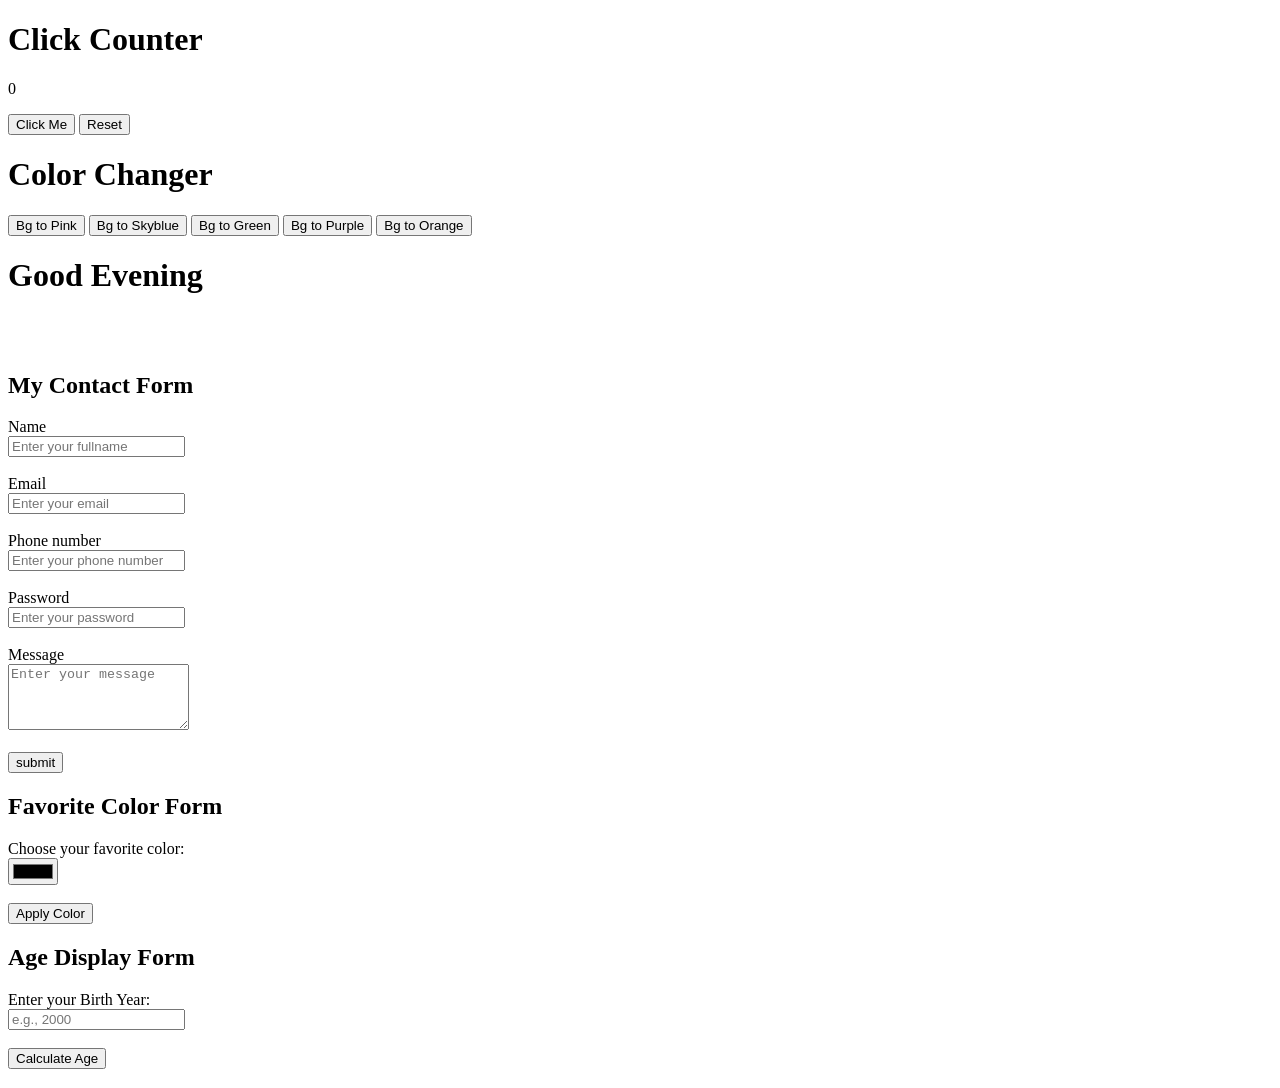
<file: assignment.html>
<!DOCTYPE html>
<html lang="en">
<head>
    <meta charset="UTF-8">
    <meta name="viewport" content="width=device-width, initial-scale=1.0">
    <title>Click Counter</title>
</head>
<body>

    <h1>Click Counter</h1>
    <p id="count">0</p>
    <button id="btn">Click Me</button>


    <button id="reset">Reset</button>


    
    <div id="Bg=Color">
        <h1>Color Changer</h1>

        <button id="bg-pink">Bg to Pink</button>
        <button id="bg-skyblue">Bg to Skyblue</button>
        <button id="bg-green">Bg to Green</button>
        <button id="bg-purple">Bg to Purple</button>
        <button id="bg-orange">Bg to Orange</button>

        <!-- OR -->
        <!-- <button id="btn2">Change Color</button> -->

    
    </div>




     <h1 id="greeting"></h1><br><br>

    <div id="app">
    <section>
        <h2 id="Contactform">My Contact Form</h2>
    
        <!-- <img src="./pics/nellypics2.jpeg" class="nellypics2" style="width: 100px; height: 100px;" alt="My pics"> -->

        <form id="form">
            <label for="name" class="name">Name</label><br>
            <input type="text" class="name" required placeholder="Enter your fullname"><br><br>

            <label for="email">Email</label><br>
            <input type="email" id="email" required placeholder="Enter your email"><br><br>

            <label for="phone number">Phone number</label><br>
            <input type="tel" class="tel" required placeholder="Enter your phone number"><br><br>

            <label for="password">Password</label><br>
            <input type="password" id="password" required placeholder="Enter your password"><br><br>

            <label for="message">Message</label><br>
            <textarea id="message" class="msg-box" rows="4" placeholder="Enter your message"></textarea><br><br>

            <button input="submit" class="submit">submit</button>
        </form>
    </section>
    </div>

    <div id="favorite-color-section">
    <section>
        <h2 id="color-title">Favorite Color Form</h2>
        <form id="color-form">
            <label for="fav-color" class="name">Choose your favorite color:</label><br>
            <input type="color" id="fav-color"><br><br>
            <button type="submit" class="submit">Apply Color</button>
        </form>
    </section>


    
    <div id="age-section">
    <section>
        <h2 id="age-title">Age Display Form</h2>
        <form id="age-form">
            <label for="birth-year" class="name">Enter your Birth Year:</label><br>
            <input type="number" id="birth-year" class="age-input" placeholder="e.g., 2000"><br><br>
            <button type="submit" class="submit">Calculate Age</button>
        </form>
        <h3 id="age-result" class="result-text"></h3>
    </section>
    </div>


    <script src="assignment.js"></script>

    
</body>
</html>
</file>
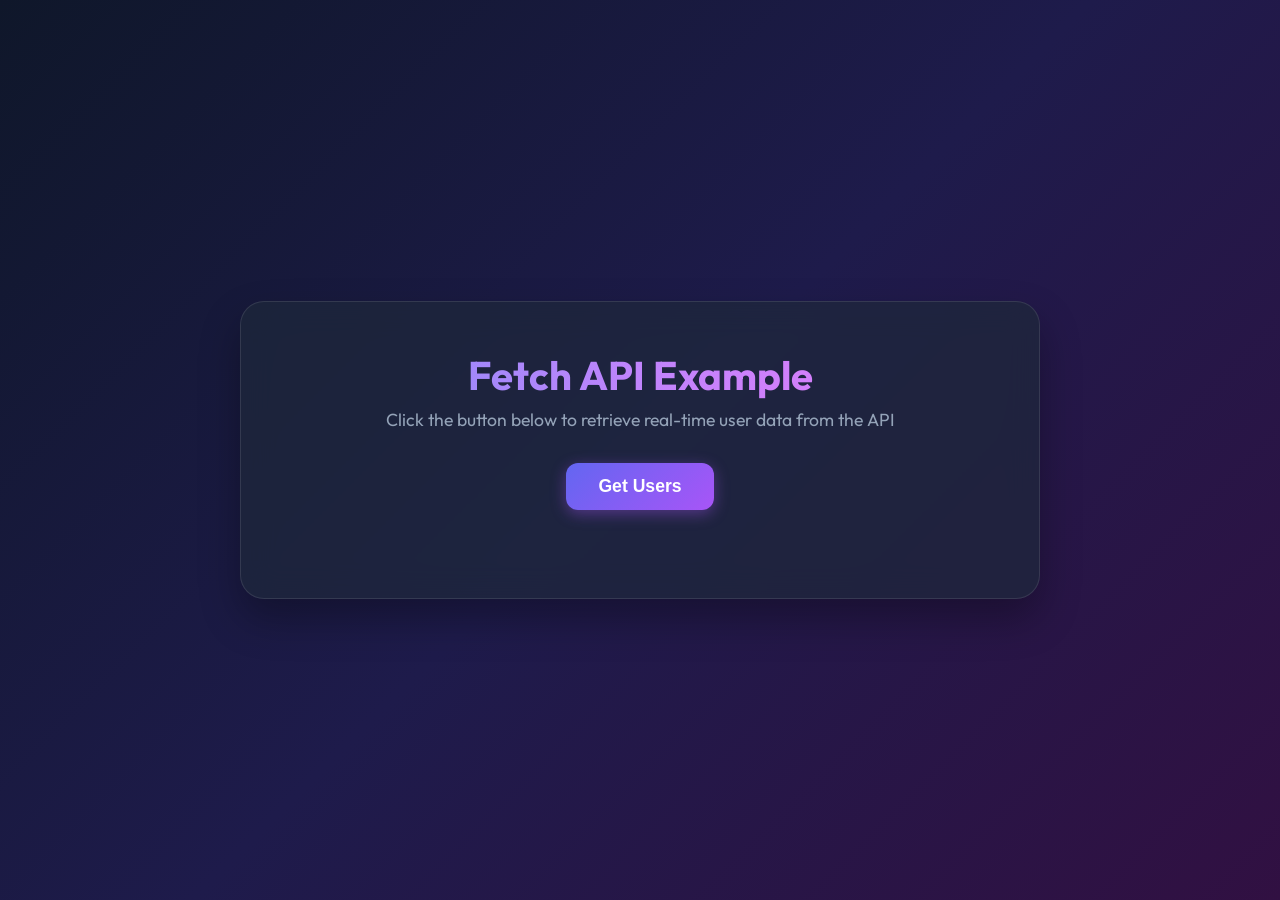
<file: fetching.html>
<!DOCTYPE html>
<html lang="en">
<head>
    <meta charset="UTF-8">
    <meta name="viewport" content="width=device-width, initial-scale=1.0">
    <title>API Fetching Demo - JS Pora Academy</title>
    <link rel="stylesheet" href="fetching.css">
</head>
<body>

    <div class="container">
        <h1>Fetch API Example</h1>
        <p class="subtitle">Click the button below to retrieve real-time user data from the API</p>
        
        <button id="btn">Get Users</button>
        
        <div id="statusContainer"></div>
        <div id="userListContainer"></div>
    </div>

    <script src="fetching.js"></script>
</body>
</html>
</file>
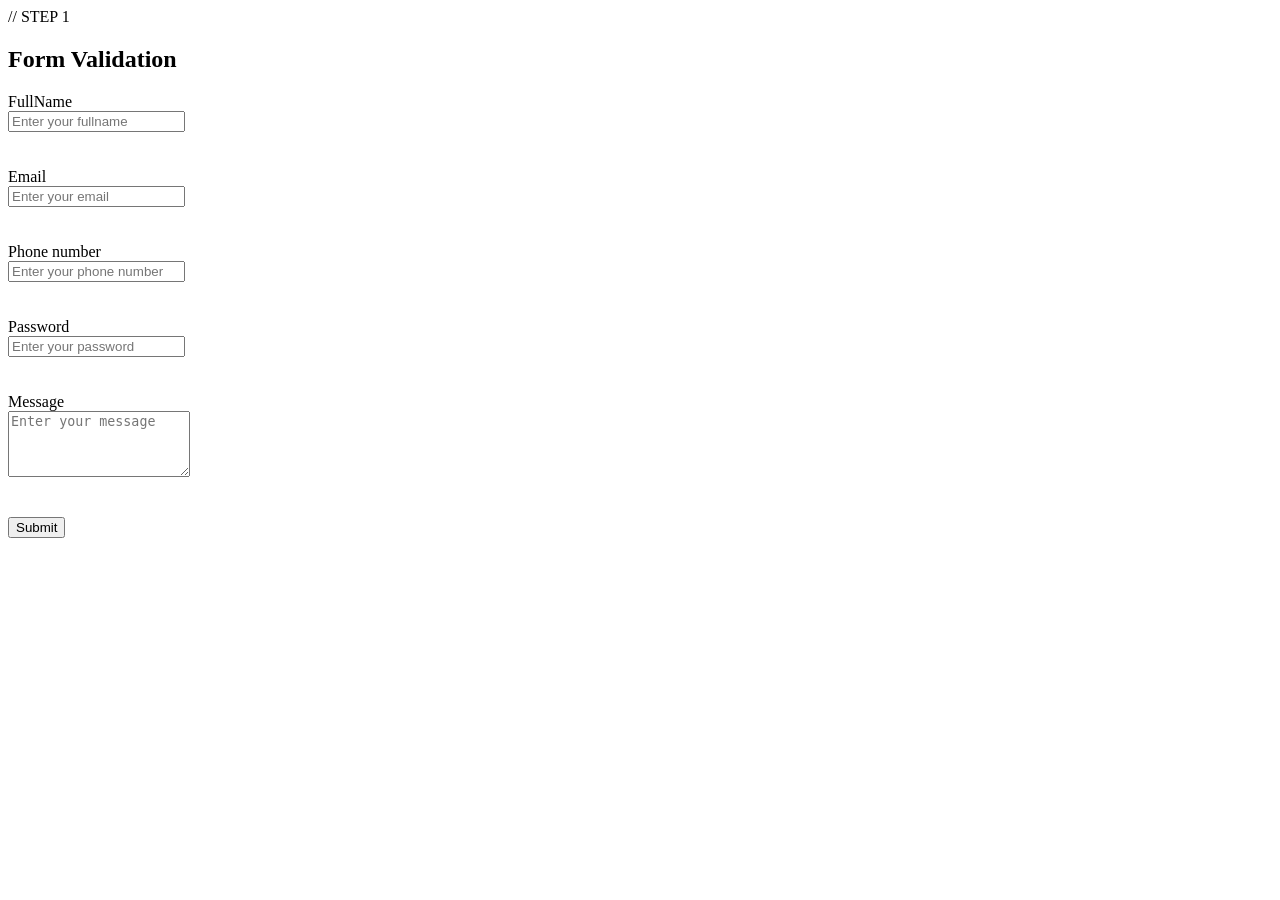
<file: formvalidation.html>
<!DOCTYPE html>
<html lang="en">
<head>
    <meta charset="UTF-8">
    <meta name="viewport" content="width=device-width, initial-scale=1.0">
    <title>Form Validation</title>
    <link rel="stylesheet" href="formvalidation.css">
</head>
<body>
 
            //   STEP 1
    <section>
        <h2 id="Contactform">Form Validation</h2>

        <form id="validateForm" novalidate>
            <label for="name">FullName</label><br>
            <input type="text" id="name" class="name" placeholder="Enter your fullname"><br>
            <span class="error" id="nameError"></span><br><br>

            <label for="email">Email</label><br>
            <input type="email" id="email" placeholder="Enter your email"><br>
            <span class="error" id="emailError"></span><br><br>

            <label for="tel">Phone number</label><br>
            <input type="tel" class="tel" id="tel" placeholder="Enter your phone number"><br>
            <span class="error" id="phoneError"></span><br><br>

            <label for="password">Password</label><br>
            <input type="password" id="password" placeholder="Enter your password"><br>
            <span class="error" id="passwordError"></span><br><br>

            <label for="message">Message</label><br>
            <textarea id="message" class="msg-box" rows="4" placeholder="Enter your message"></textarea><br>
            <span class="error" id="messageError"></span><br><br>

            <button type="submit" class="submit">Submit</button>
        </form>
    </section>
    
    <script src="formvalidation.js"></script>

</body>
</html>
</file>
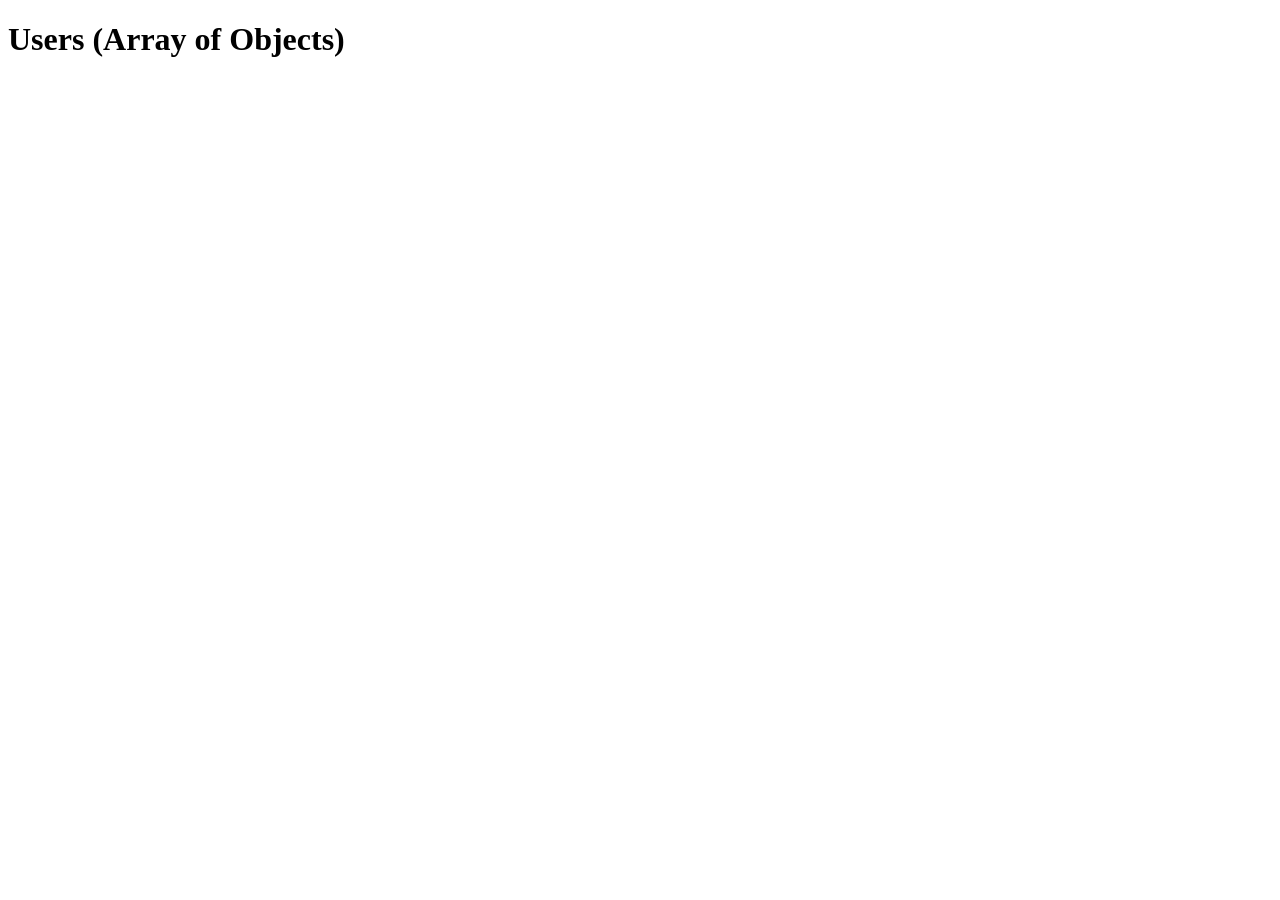
<file: indexapi.html>
<!DOCTYPE html>
<html lang="en">
<head>
    <meta charset="UTF-8">
    <meta name="viewport" content="width=device-width, initial-scale=1.0">
    <title>API PRACTICE</title>
</head>
<body>
    
    <!-- C -->
    <!-- <h1>Users List</h1>
    <ul id="userList"></ul> -->

     <!-- D -->
     <!-- <div id="container"></div> -->

    <!-- E AND F-->
      <h1>Users (Array of Objects)</h1>
      <pre id="output"></pre>



    <script src="indexapi.js"></script>
</body>
</html>
</file>
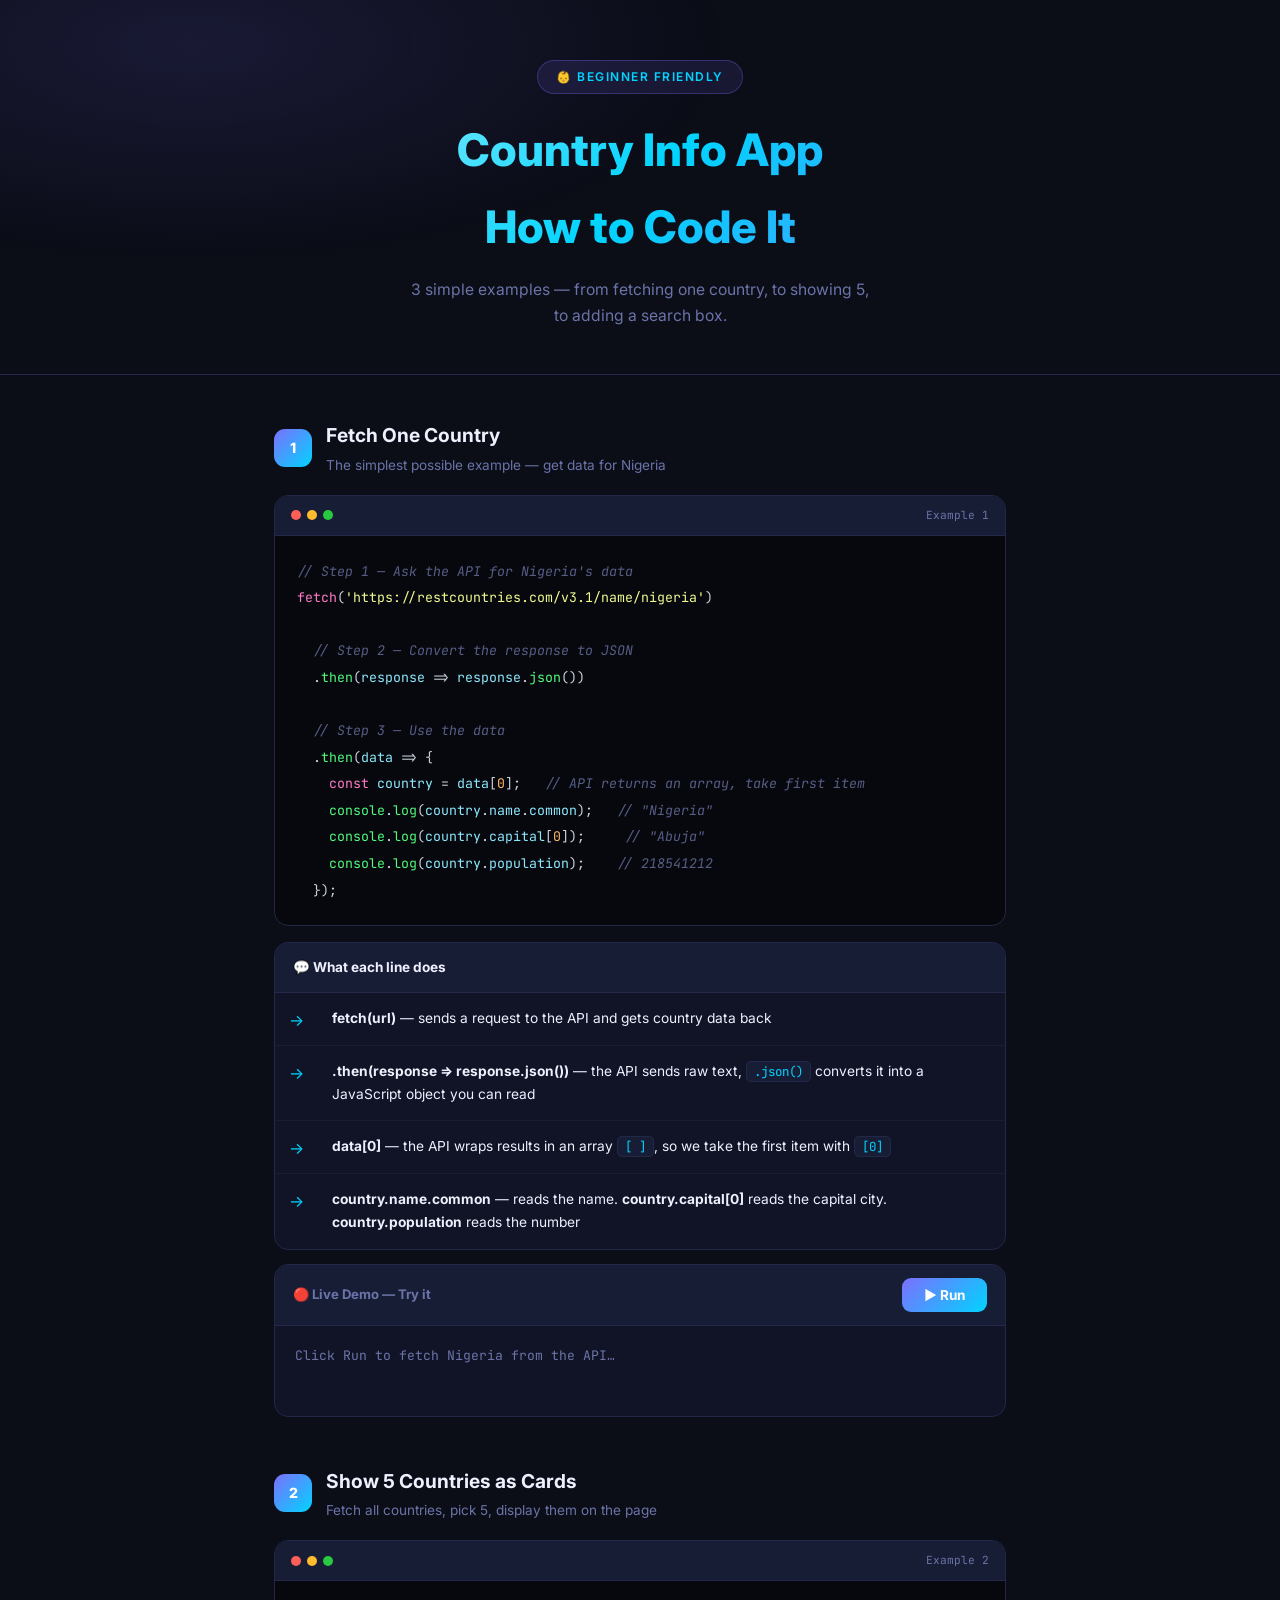
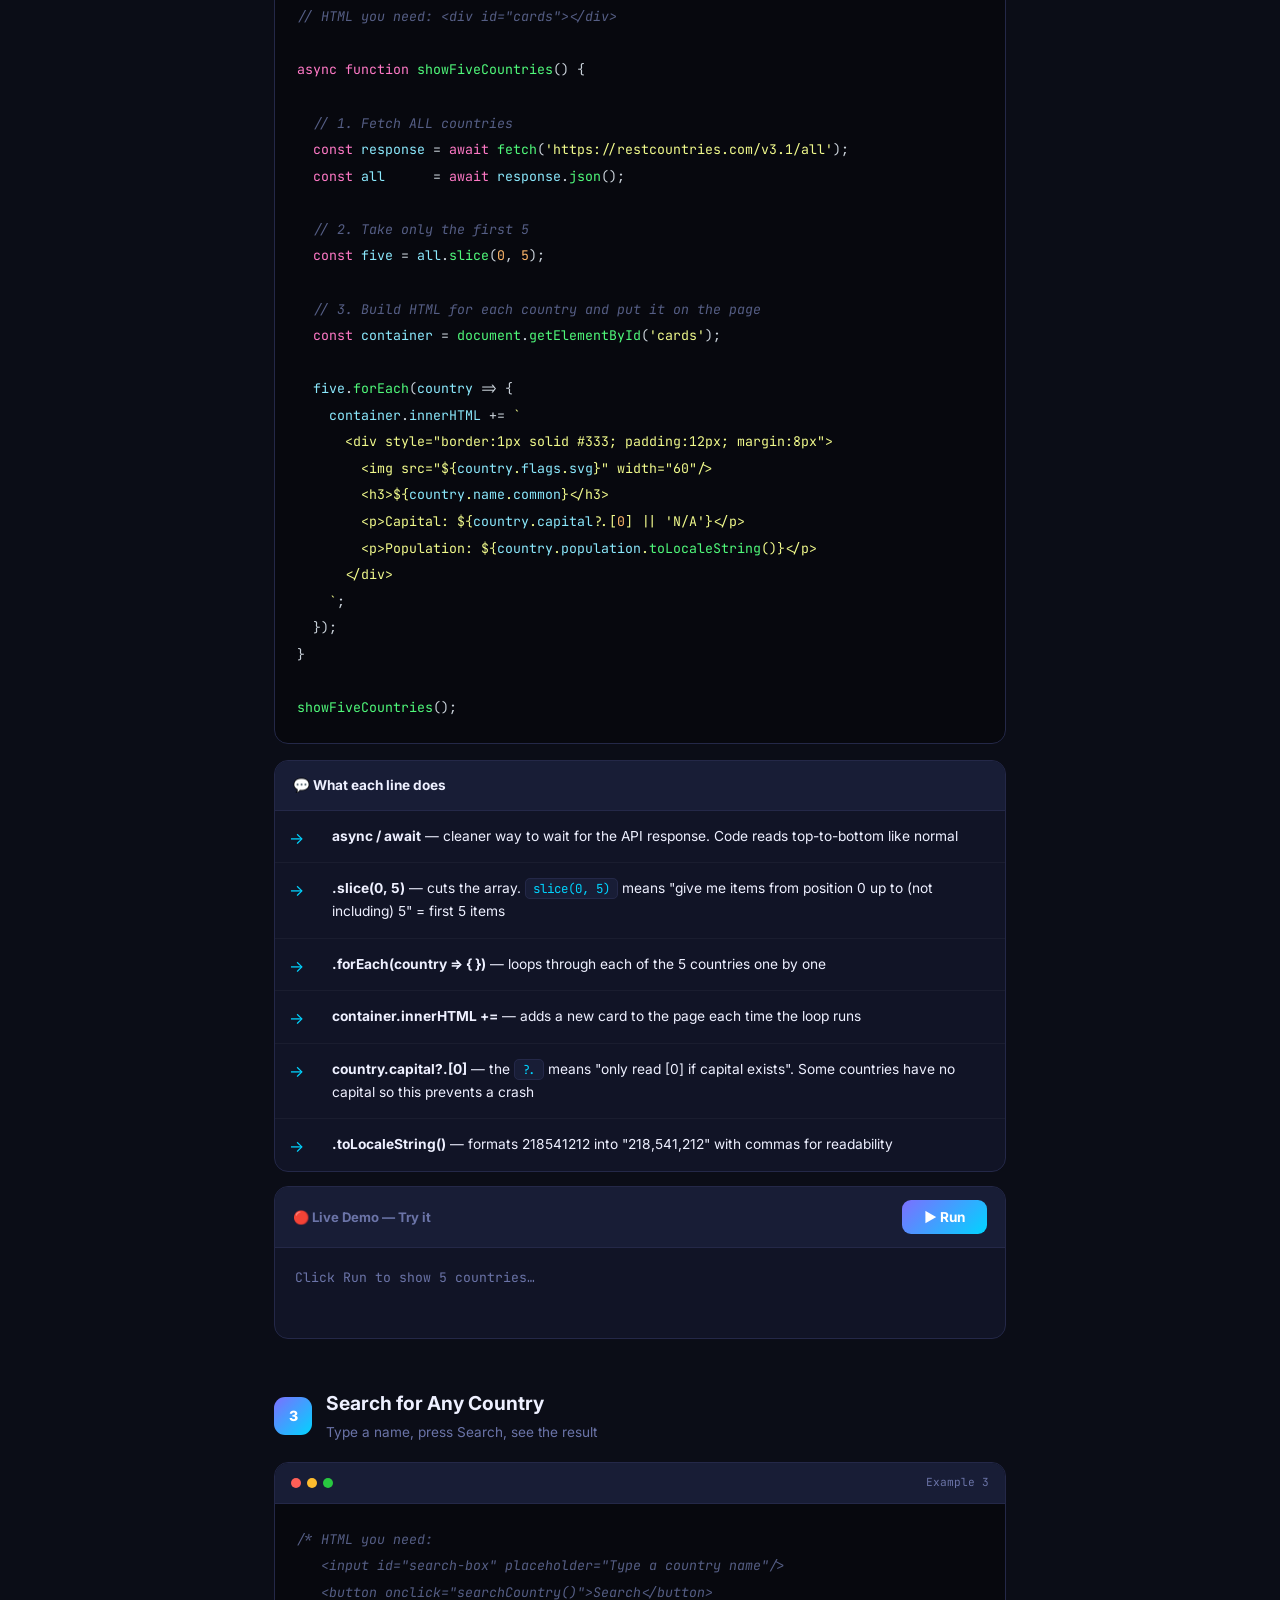
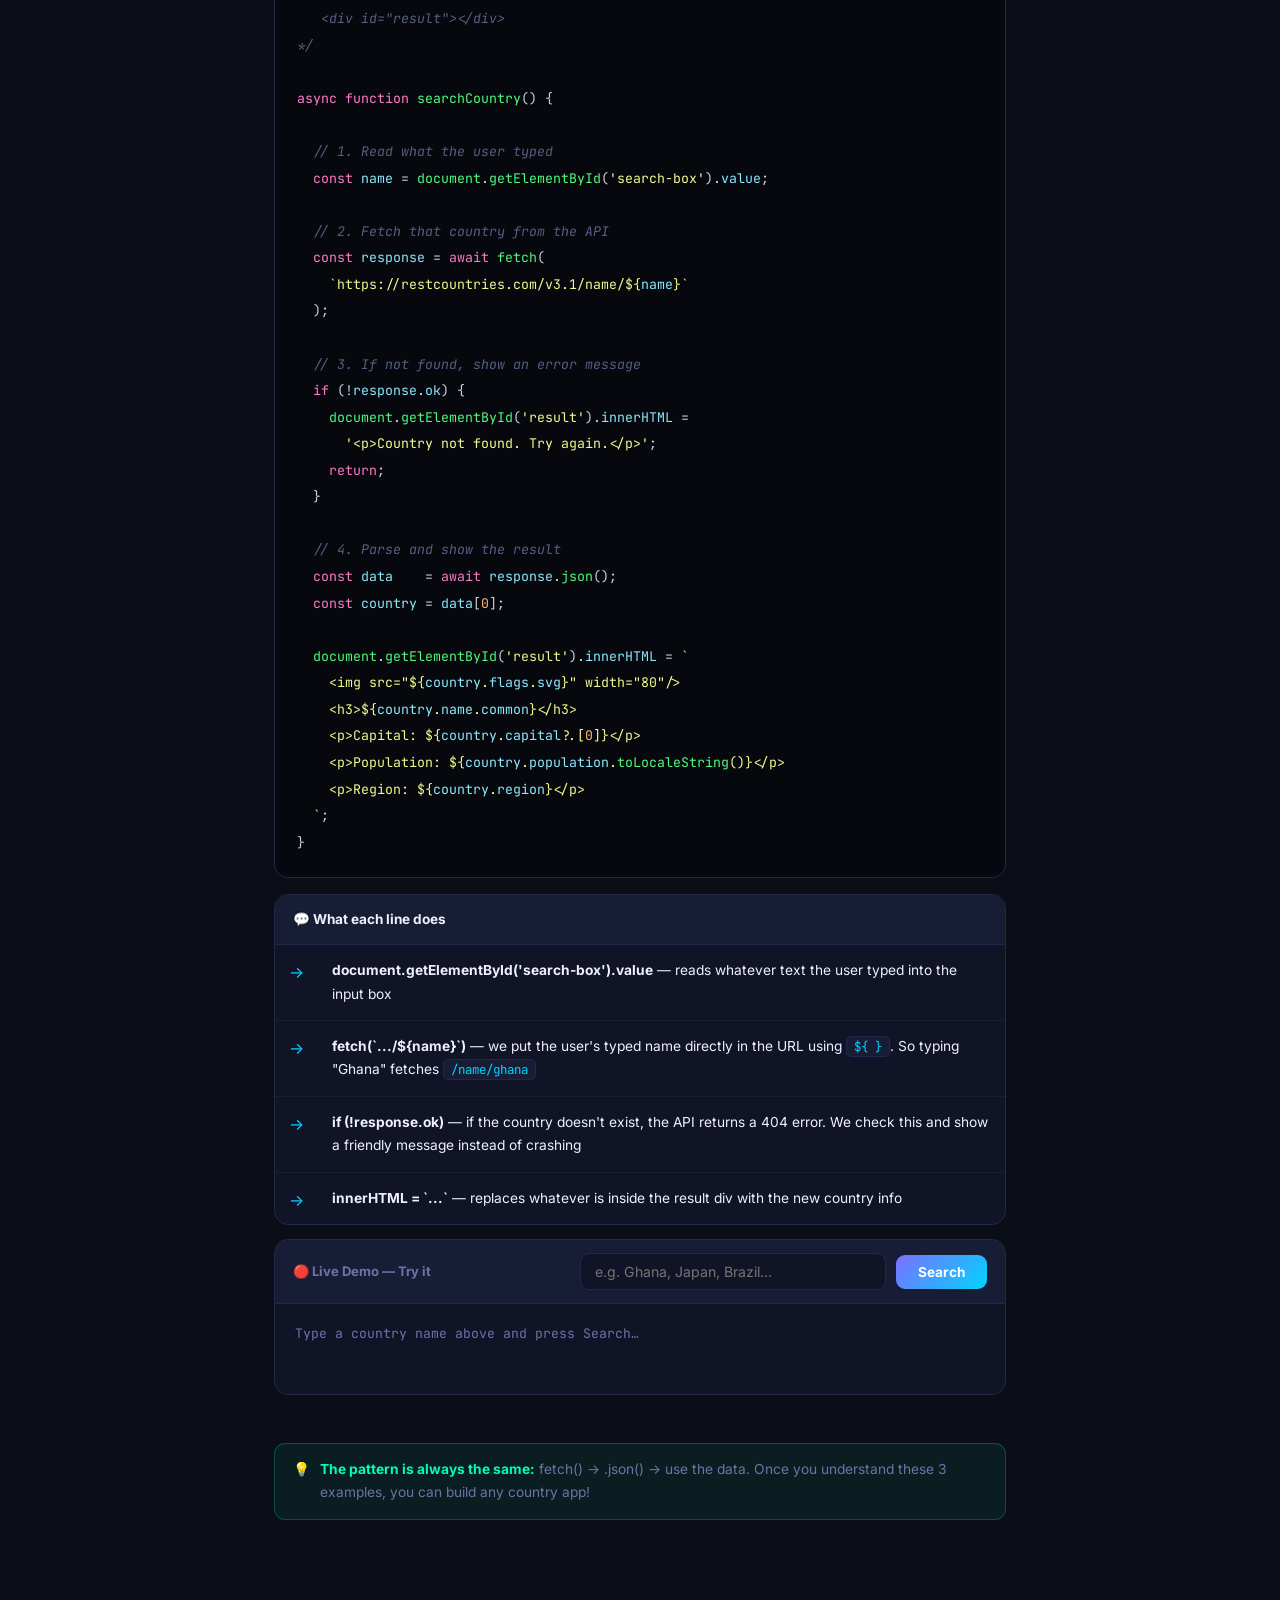
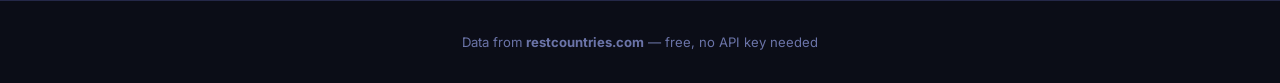
<file: country-info-app/how-to-code.html>
<!DOCTYPE html>
<html lang="en">
<head>
  <meta charset="UTF-8"/>
  <meta name="viewport" content="width=device-width, initial-scale=1.0"/>
  <title>Country Info App — Beginner Guide</title>
  <link rel="preconnect" href="https://fonts.googleapis.com"/>
  <link href="https://fonts.googleapis.com/css2?family=Inter:wght@400;600;700;800&family=JetBrains+Mono:wght@400;600&display=swap" rel="stylesheet"/>
  <style>
    *, *::before, *::after { box-sizing: border-box; margin: 0; padding: 0; }
    :root {
      --bg: #0b0d17;
      --surface: #111426;
      --surface2: #181d36;
      --border: #242848;
      --accent: #7c6fff;
      --accent2: #00d4ff;
      --green: #00ffb3;
      --yellow: #ffd166;
      --text: #eef0ff;
      --muted: #6b74a8;
      --code-bg: #07080e;
    }
    body {
      font-family: 'Inter', sans-serif;
      background: var(--bg);
      color: var(--text);
      line-height: 1.7;
    }
    body::before {
      content: '';
      position: fixed; inset: 0; pointer-events: none; z-index: 0;
      background: radial-gradient(ellipse 70% 40% at 15% 5%, rgba(124,111,255,.13) 0%, transparent 60%);
    }

    header {
      position: relative; z-index: 2;
      text-align: center;
      padding: 60px 24px 44px;
      border-bottom: 1px solid var(--border);
    }
    .pill {
      display: inline-block; padding: 6px 18px; border-radius: 50px;
      background: rgba(124,111,255,.12); border: 1px solid rgba(124,111,255,.3);
      font-size: .75rem; font-weight: 600; letter-spacing: 1.5px;
      text-transform: uppercase; color: var(--accent2); margin-bottom: 18px;
    }
    h1 {
      font-size: clamp(1.8rem, 4vw, 2.8rem); font-weight: 800;
      background: linear-gradient(135deg, #fff, var(--accent2), var(--accent));
      -webkit-background-clip: text; -webkit-text-fill-color: transparent;
      margin-bottom: 12px;
    }
    header p { color: var(--muted); font-size: .98rem; max-width: 460px; margin: 0 auto; }

    .page {
      position: relative; z-index: 1;
      max-width: 780px; margin: 0 auto;
      padding: 44px 24px 80px;
      display: flex; flex-direction: column; gap: 48px;
    }

    /* ── Step Header ── */
    .step-head {
      display: flex; align-items: center; gap: 14px; margin-bottom: 18px;
    }
    .step-num {
      width: 38px; height: 38px; border-radius: 11px; flex-shrink: 0;
      display: flex; align-items: center; justify-content: center;
      font-size: .88rem; font-weight: 800;
      background: linear-gradient(135deg, var(--accent), var(--accent2));
      color: #fff;
    }
    .step-head h2 { font-size: 1.2rem; font-weight: 700; }
    .step-head p  { font-size: .85rem; color: var(--muted); margin-top: 2px; }

    /* ── Code Block ── */
    .code-block {
      background: var(--code-bg);
      border: 1px solid var(--border);
      border-radius: 14px; overflow: hidden;
      margin-bottom: 16px;
    }
    .code-top {
      display: flex; align-items: center; justify-content: space-between;
      padding: 10px 16px;
      background: var(--surface2);
      border-bottom: 1px solid var(--border);
    }
    .dots { display: flex; gap: 6px; }
    .dot  { width: 10px; height: 10px; border-radius: 50%; }
    .dot:nth-child(1){background:#ff5f57;}
    .dot:nth-child(2){background:#febc2e;}
    .dot:nth-child(3){background:#28c840;}
    .code-label {
      font-family: 'JetBrains Mono', monospace; font-size: .7rem;
      color: var(--muted);
    }
    pre {
      padding: 22px 22px;
      font-family: 'JetBrains Mono', monospace;
      font-size: .83rem; line-height: 2;
      color: #c9d1d9; overflow-x: auto;
    }
    .kw  { color: #ff79c6; }
    .fn  { color: #50fa7b; }
    .str { color: #f1fa8c; }
    .cm  { color: #555e85; font-style: italic; }
    .pr  { color: #8be9fd; }
    .nm  { color: #ffb86c; }

    /* ── Explanation Box ── */
    .explain {
      background: var(--surface);
      border: 1px solid var(--border);
      border-radius: 14px; overflow: hidden;
    }
    .explain-title {
      padding: 13px 18px;
      background: var(--surface2);
      border-bottom: 1px solid var(--border);
      font-size: .85rem; font-weight: 700;
      display: flex; align-items: center; gap: 8px;
    }
    .explain-row {
      display: flex; gap: 0;
      border-bottom: 1px solid rgba(255,255,255,.04);
    }
    .explain-row:last-child { border-bottom: none; }
    .explain-arrow {
      padding: 14px 14px 0;
      font-size: 1rem; color: var(--accent2);
      flex-shrink: 0;
    }
    .explain-text { padding: 14px 14px; font-size: .86rem; }
    .explain-text b { color: var(--text); }
    .explain-text code {
      font-family: 'JetBrains Mono', monospace; font-size: .78rem;
      background: var(--surface2); border: 1px solid var(--border);
      padding: 1px 7px; border-radius: 5px; color: var(--accent2);
    }

    /* ── Live Demo ── */
    .demo {
      background: var(--surface);
      border: 1px solid var(--border);
      border-radius: 14px; overflow: hidden;
    }
    .demo-top {
      padding: 13px 18px;
      background: var(--surface2);
      border-bottom: 1px solid var(--border);
      display: flex; align-items: center; gap: 12px;
    }
    .demo-label { font-size: .82rem; font-weight: 700; color: var(--muted); flex: 1; }
    .btn {
      padding: 9px 22px; border-radius: 9px; border: none;
      font-family: 'Inter', sans-serif; font-size: .85rem; font-weight: 700;
      cursor: pointer; transition: all .2s;
      background: linear-gradient(135deg, var(--accent), var(--accent2));
      color: #fff;
    }
    .btn:hover { transform: translateY(-2px); box-shadow: 0 6px 20px rgba(124,111,255,.4); }

    .demo-output {
      padding: 18px 20px; min-height: 90px;
      font-family: 'JetBrains Mono', monospace; font-size: .82rem;
      color: var(--muted); line-height: 1.9;
    }
    .ok  { color: var(--green); }
    .key { color: var(--accent2); }
    .val { color: var(--yellow); }

    /* ── Tip ── */
    .tip {
      background: rgba(0,255,179,.07);
      border: 1px solid rgba(0,255,179,.22);
      border-radius: 11px; padding: 14px 18px;
      font-size: .86rem; color: var(--muted);
      display: flex; gap: 10px;
    }
    .tip strong { color: var(--green); }

    ::-webkit-scrollbar { width: 5px; height: 5px; }
    ::-webkit-scrollbar-track { background: var(--bg); }
    ::-webkit-scrollbar-thumb { background: var(--border); border-radius: 3px; }
  </style>
</head>
<body>

<header>
  <div class="pill">👶 Beginner Friendly</div>
  <h1>Country Info App<br/>How to Code It</h1>
  <p>3 simple examples — from fetching one country, to showing 5, to adding a search box.</p>
</header>

<div class="page">

  <!-- ══════════════════════════════
       EXAMPLE 1 — Fetch ONE Country
  ══════════════════════════════ -->
  <section>
    <div class="step-head">
      <div class="step-num">1</div>
      <div>
        <h2>Fetch One Country</h2>
        <p>The simplest possible example — get data for Nigeria</p>
      </div>
    </div>

    <div class="code-block">
      <div class="code-top">
        <div class="dots"><div class="dot"></div><div class="dot"></div><div class="dot"></div></div>
        <span class="code-label">Example 1</span>
      </div>
      <pre><span class="cm">// Step 1 — Ask the API for Nigeria's data</span>
<span class="kw">fetch</span>(<span class="str">'https://restcountries.com/v3.1/name/nigeria'</span>)

  <span class="cm">// Step 2 — Convert the response to JSON</span>
  .<span class="fn">then</span>(<span class="pr">response</span> => <span class="pr">response</span>.<span class="fn">json</span>())

  <span class="cm">// Step 3 — Use the data</span>
  .<span class="fn">then</span>(<span class="pr">data</span> => {
    <span class="kw">const</span> <span class="pr">country</span> = <span class="pr">data</span>[<span class="nm">0</span>];   <span class="cm">// API returns an array, take first item</span>
    <span class="fn">console</span>.<span class="fn">log</span>(<span class="pr">country</span>.<span class="pr">name</span>.<span class="pr">common</span>);   <span class="cm">// "Nigeria"</span>
    <span class="fn">console</span>.<span class="fn">log</span>(<span class="pr">country</span>.<span class="pr">capital</span>[<span class="nm">0</span>]);     <span class="cm">// "Abuja"</span>
    <span class="fn">console</span>.<span class="fn">log</span>(<span class="pr">country</span>.<span class="pr">population</span>);    <span class="cm">// 218541212</span>
  });</pre>
    </div>

    <div class="explain" style="margin-bottom:14px">
      <div class="explain-title">💬 What each line does</div>
      <div class="explain-row">
        <div class="explain-arrow">→</div>
        <div class="explain-text"><b>fetch(url)</b> — sends a request to the API and gets country data back</div>
      </div>
      <div class="explain-row">
        <div class="explain-arrow">→</div>
        <div class="explain-text"><b>.then(response => response.json())</b> — the API sends raw text, <code>.json()</code> converts it into a JavaScript object you can read</div>
      </div>
      <div class="explain-row">
        <div class="explain-arrow">→</div>
        <div class="explain-text"><b>data[0]</b> — the API wraps results in an array <code>[ ]</code>, so we take the first item with <code>[0]</code></div>
      </div>
      <div class="explain-row">
        <div class="explain-arrow">→</div>
        <div class="explain-text"><b>country.name.common</b> — reads the name. <b>country.capital[0]</b> reads the capital city. <b>country.population</b> reads the number</div>
      </div>
    </div>

    <div class="demo">
      <div class="demo-top">
        <span class="demo-label">🔴 Live Demo — Try it</span>
        <button class="btn" onclick="runExample1()">▶ Run</button>
      </div>
      <div class="demo-output" id="out1">Click Run to fetch Nigeria from the API…</div>
    </div>
  </section>


  <!-- ══════════════════════════════
       EXAMPLE 2 — Show 5 Countries as Cards
  ══════════════════════════════ -->
  <section>
    <div class="step-head">
      <div class="step-num">2</div>
      <div>
        <h2>Show 5 Countries as Cards</h2>
        <p>Fetch all countries, pick 5, display them on the page</p>
      </div>
    </div>

    <div class="code-block">
      <div class="code-top">
        <div class="dots"><div class="dot"></div><div class="dot"></div><div class="dot"></div></div>
        <span class="code-label">Example 2</span>
      </div>
      <pre><span class="cm">// HTML you need: &lt;div id="cards"&gt;&lt;/div&gt;</span>

<span class="kw">async function</span> <span class="fn">showFiveCountries</span>() {

  <span class="cm">// 1. Fetch ALL countries</span>
  <span class="kw">const</span> <span class="pr">response</span> = <span class="kw">await</span> <span class="fn">fetch</span>(<span class="str">'https://restcountries.com/v3.1/all'</span>);
  <span class="kw">const</span> <span class="pr">all</span>      = <span class="kw">await</span> <span class="pr">response</span>.<span class="fn">json</span>();

  <span class="cm">// 2. Take only the first 5</span>
  <span class="kw">const</span> <span class="pr">five</span> = <span class="pr">all</span>.<span class="fn">slice</span>(<span class="nm">0</span>, <span class="nm">5</span>);

  <span class="cm">// 3. Build HTML for each country and put it on the page</span>
  <span class="kw">const</span> <span class="pr">container</span> = <span class="fn">document</span>.<span class="fn">getElementById</span>(<span class="str">'cards'</span>);

  <span class="pr">five</span>.<span class="fn">forEach</span>(<span class="pr">country</span> => {
    <span class="pr">container</span>.<span class="pr">innerHTML</span> += <span class="str">`
      &lt;div style="border:1px solid #333; padding:12px; margin:8px"&gt;
        &lt;img src="${<span class="pr">country</span>.<span class="pr">flags</span>.<span class="pr">svg</span>}" width="60"/&gt;
        &lt;h3&gt;${<span class="pr">country</span>.<span class="pr">name</span>.<span class="pr">common</span>}&lt;/h3&gt;
        &lt;p&gt;Capital: ${<span class="pr">country</span>.<span class="pr">capital</span>?.[<span class="nm">0</span>] || <span class="str">'N/A'</span>}&lt;/p&gt;
        &lt;p&gt;Population: ${<span class="pr">country</span>.<span class="pr">population</span>.<span class="fn">toLocaleString</span>()}&lt;/p&gt;
      &lt;/div&gt;
    `</span>;
  });
}

<span class="fn">showFiveCountries</span>();</pre>
    </div>

    <div class="explain" style="margin-bottom:14px">
      <div class="explain-title">💬 What each line does</div>
      <div class="explain-row">
        <div class="explain-arrow">→</div>
        <div class="explain-text"><b>async / await</b> — cleaner way to wait for the API response. Code reads top-to-bottom like normal</div>
      </div>
      <div class="explain-row">
        <div class="explain-arrow">→</div>
        <div class="explain-text"><b>.slice(0, 5)</b> — cuts the array. <code>slice(0, 5)</code> means "give me items from position 0 up to (not including) 5" = first 5 items</div>
      </div>
      <div class="explain-row">
        <div class="explain-arrow">→</div>
        <div class="explain-text"><b>.forEach(country => { })</b> — loops through each of the 5 countries one by one</div>
      </div>
      <div class="explain-row">
        <div class="explain-arrow">→</div>
        <div class="explain-text"><b>container.innerHTML +=</b> — adds a new card to the page each time the loop runs</div>
      </div>
      <div class="explain-row">
        <div class="explain-arrow">→</div>
        <div class="explain-text"><b>country.capital?.[0]</b> — the <code>?.</code> means "only read [0] if capital exists". Some countries have no capital so this prevents a crash</div>
      </div>
      <div class="explain-row">
        <div class="explain-arrow">→</div>
        <div class="explain-text"><b>.toLocaleString()</b> — formats 218541212 into "218,541,212" with commas for readability</div>
      </div>
    </div>

    <div class="demo">
      <div class="demo-top">
        <span class="demo-label">🔴 Live Demo — Try it</span>
        <button class="btn" onclick="runExample2()">▶ Run</button>
      </div>
      <div class="demo-output" id="out2">Click Run to show 5 countries…</div>
    </div>
  </section>


  <!-- ══════════════════════════════
       EXAMPLE 3 — Search a Country
  ══════════════════════════════ -->
  <section>
    <div class="step-head">
      <div class="step-num">3</div>
      <div>
        <h2>Search for Any Country</h2>
        <p>Type a name, press Search, see the result</p>
      </div>
    </div>

    <div class="code-block">
      <div class="code-top">
        <div class="dots"><div class="dot"></div><div class="dot"></div><div class="dot"></div></div>
        <span class="code-label">Example 3</span>
      </div>
      <pre><span class="cm">/* HTML you need:
   &lt;input id="search-box" placeholder="Type a country name"/&gt;
   &lt;button onclick="searchCountry()"&gt;Search&lt;/button&gt;
   &lt;div id="result"&gt;&lt;/div&gt;
*/</span>

<span class="kw">async function</span> <span class="fn">searchCountry</span>() {

  <span class="cm">// 1. Read what the user typed</span>
  <span class="kw">const</span> <span class="pr">name</span> = <span class="fn">document</span>.<span class="fn">getElementById</span>(<span class="str">'search-box'</span>).<span class="pr">value</span>;

  <span class="cm">// 2. Fetch that country from the API</span>
  <span class="kw">const</span> <span class="pr">response</span> = <span class="kw">await</span> <span class="fn">fetch</span>(
    <span class="str">`https://restcountries.com/v3.1/name/${<span class="pr">name</span>}`</span>
  );

  <span class="cm">// 3. If not found, show an error message</span>
  <span class="kw">if</span> (!<span class="pr">response</span>.<span class="pr">ok</span>) {
    <span class="fn">document</span>.<span class="fn">getElementById</span>(<span class="str">'result'</span>).<span class="pr">innerHTML</span> =
      <span class="str">'&lt;p&gt;Country not found. Try again.&lt;/p&gt;'</span>;
    <span class="kw">return</span>;
  }

  <span class="cm">// 4. Parse and show the result</span>
  <span class="kw">const</span> <span class="pr">data</span>    = <span class="kw">await</span> <span class="pr">response</span>.<span class="fn">json</span>();
  <span class="kw">const</span> <span class="pr">country</span> = <span class="pr">data</span>[<span class="nm">0</span>];

  <span class="fn">document</span>.<span class="fn">getElementById</span>(<span class="str">'result'</span>).<span class="pr">innerHTML</span> = <span class="str">`
    &lt;img src="${<span class="pr">country</span>.<span class="pr">flags</span>.<span class="pr">svg</span>}" width="80"/&gt;
    &lt;h3&gt;${<span class="pr">country</span>.<span class="pr">name</span>.<span class="pr">common</span>}&lt;/h3&gt;
    &lt;p&gt;Capital: ${<span class="pr">country</span>.<span class="pr">capital</span>?.[<span class="nm">0</span>]}&lt;/p&gt;
    &lt;p&gt;Population: ${<span class="pr">country</span>.<span class="pr">population</span>.<span class="fn">toLocaleString</span>()}&lt;/p&gt;
    &lt;p&gt;Region: ${<span class="pr">country</span>.<span class="pr">region</span>}&lt;/p&gt;
  `</span>;
}
</pre>
    </div>

    <div class="explain" style="margin-bottom:14px">
      <div class="explain-title">💬 What each line does</div>
      <div class="explain-row">
        <div class="explain-arrow">→</div>
        <div class="explain-text"><b>document.getElementById('search-box').value</b> — reads whatever text the user typed into the input box</div>
      </div>
      <div class="explain-row">
        <div class="explain-arrow">→</div>
        <div class="explain-text"><b>fetch(`.../${name}`)</b> — we put the user's typed name directly in the URL using <code>${ }</code>. So typing "Ghana" fetches <code>/name/ghana</code></div>
      </div>
      <div class="explain-row">
        <div class="explain-arrow">→</div>
        <div class="explain-text"><b>if (!response.ok)</b> — if the country doesn't exist, the API returns a 404 error. We check this and show a friendly message instead of crashing</div>
      </div>
      <div class="explain-row">
        <div class="explain-arrow">→</div>
        <div class="explain-text"><b>innerHTML = `...`</b> — replaces whatever is inside the result div with the new country info</div>
      </div>
    </div>

    <!-- Live interactive demo -->
    <div class="demo">
      <div class="demo-top" style="flex-wrap:wrap; gap:10px">
        <span class="demo-label">🔴 Live Demo — Try it</span>
        <input id="search-box"
          placeholder="e.g. Ghana, Japan, Brazil…"
          style="flex:1;min-width:160px;padding:9px 14px;border-radius:9px;border:1px solid var(--border);background:var(--surface);color:var(--text);font-family:'Inter',sans-serif;font-size:.88rem;outline:none"
          onkeydown="if(event.key==='Enter') runExample3()"
        />
        <button class="btn" onclick="runExample3()">Search</button>
      </div>
      <div class="demo-output" id="out3">Type a country name above and press Search…</div>
    </div>
  </section>

  <!-- ── Tip ── -->
  <div class="tip">
    <span>💡</span>
    <span>
      <strong>The pattern is always the same:</strong>
      fetch() → .json() → use the data.
      Once you understand these 3 examples, you can build any country app!
    </span>
  </div>

</div><!-- /page -->

<footer style="position:relative;z-index:1;text-align:center;padding:30px 24px;border-top:1px solid var(--border);color:var(--muted);font-size:.82rem">
  Data from <strong>restcountries.com</strong> — free, no API key needed
</footer>

<script>
  /* ── Example 1: Fetch One Country ── */
  async function runExample1() {
    const out = document.getElementById('out1');
    out.innerHTML = '<span style="color:var(--muted)">Fetching Nigeria…</span>';
    try {
      const res     = await fetch('https://restcountries.com/v3.1/name/nigeria');
      const data    = await res.json();
      const country = data[0];
      out.innerHTML = `
        <span class="ok">✅ Got data!</span><br/>
        <span class="key">country.name.common</span>  → <span class="val">"${country.name.common}"</span><br/>
        <span class="key">country.capital[0]</span>   → <span class="val">"${country.capital[0]}"</span><br/>
        <span class="key">country.population</span>   → <span class="val">${country.population.toLocaleString()}</span><br/>
        <span class="key">country.region</span>       → <span class="val">"${country.region}"</span><br/>
        <span class="key">country.flags.svg</span>    → <span class="val">"${country.flags.svg.slice(0,40)}…"</span>
      `;
    } catch(e) {
      out.innerHTML = `<span style="color:#ff4d6d">Error: ${e.message}</span>`;
    }
  }

  /* ── Example 2: Show 5 Countries ── */
  async function runExample2() {
    const out = document.getElementById('out2');
    out.innerHTML = '<span style="color:var(--muted)">Fetching countries…</span>';
    try {
      const res  = await fetch('https://restcountries.com/v3.1/all?fields=name,flags,capital,population');
      const all  = await res.json();
      const five = all.sort((a,b) => a.name.common.localeCompare(b.name.common)).slice(0,5);

      out.style.padding = '0';
      out.style.fontFamily = 'Inter, sans-serif';
      out.innerHTML = five.map(c => `
        <div style="display:flex;align-items:center;gap:14px;padding:14px 18px;border-bottom:1px solid rgba(255,255,255,.05)">
          <img src="${c.flags.svg}" style="width:52px;height:34px;object-fit:cover;border-radius:5px;flex-shrink:0"/>
          <div>
            <div style="font-weight:700;font-size:.92rem">${c.name.common}</div>
            <div style="font-size:.8rem;color:var(--muted)">
              Capital: <b style="color:var(--accent2)">${c.capital?.[0] || 'N/A'}</b>
              &nbsp;·&nbsp;
              Pop: <b style="color:var(--yellow)">${c.population.toLocaleString()}</b>
            </div>
          </div>
        </div>
      `).join('');
    } catch(e) {
      out.innerHTML = `<span style="color:#ff4d6d">Error: ${e.message}</span>`;
    }
  }

  /* ── Example 3: Search Country ── */
  async function runExample3() {
    const name = document.getElementById('search-box').value.trim();
    if (!name) return;
    const out = document.getElementById('out3');
    out.style.padding = '18px 20px';
    out.style.fontFamily = 'JetBrains Mono, monospace';
    out.innerHTML = `<span style="color:var(--muted)">Searching for "${name}"…</span>`;
    try {
      const res = await fetch(`https://restcountries.com/v3.1/name/${encodeURIComponent(name)}`);
      if (!res.ok) {
        out.innerHTML = `<span style="color:#ff4d6d">❌ Country not found. Try: Ghana, Japan, Brazil, France…</span>`;
        return;
      }
      const data    = await res.json();
      const country = data[0];
      out.style.padding = '0';
      out.style.fontFamily = 'Inter, sans-serif';
      out.innerHTML = `
        <div style="display:flex;align-items:center;gap:18px;padding:20px 20px 16px">
          <img src="${country.flags.svg}" style="width:80px;height:54px;object-fit:cover;border-radius:8px;flex-shrink:0;box-shadow:0 4px 16px rgba(0,0,0,.4)"/>
          <div>
            <div style="font-size:1.2rem;font-weight:800">${country.name.common}</div>
            <div style="font-size:.78rem;color:var(--muted)">${country.name.official}</div>
          </div>
        </div>
        <div style="padding:0 20px 20px;display:flex;flex-direction:column;gap:6px">
          <div style="font-size:.83rem">📍 Capital: <b style="color:var(--accent2)">${country.capital?.[0] || 'N/A'}</b></div>
          <div style="font-size:.83rem">👥 Population: <b style="color:var(--yellow)">${country.population.toLocaleString()}</b></div>
          <div style="font-size:.83rem">🌍 Region: <b style="color:var(--text)">${country.region}</b></div>
          <div style="font-size:.83rem">🗣 Languages: <b style="color:var(--green)">${country.languages ? Object.values(country.languages).join(', ') : 'N/A'}</b></div>
        </div>
      `;
    } catch(e) {
      out.innerHTML = `<span style="color:#ff4d6d">Error: ${e.message}</span>`;
    }
  }
</script>
</body>
</html>
</file>
<file: index.css>
body{
    background-color: rgb(197, 197, 197);
}

.welcome{
    text-align: center;
    color: rgb(31, 29, 29);
    padding: 20px;
    margin: 20px;
    font-size: 40px;
    background-color: rgb(255, 255, 255);
    border-radius: 10px;
    border-style: solid;
    border-width: 2px;
    border-color: rgb(88, 126, 196);
}

.para{
    font-size: 25px;
    font-weight: 500;
}

#aboutme{
    font-size: 40px;
    text-align: center;
    color: rgb(31, 29, 29);
    background-color: rgb(255, 255, 255);
    border-radius: 10px;
    border-style: solid;
    border-width: 2px;
    border-color: rgb(88, 126, 196);
    padding: 20px;
    margin: 20px;
}


.p{
    background-color: rgb(253, 253, 253);
    font-size: 20px;
    text-indent: 20px;  
    line-height: 1.5;
    border-color: rgb(88, 126, 196);
    color: rgb(31, 29, 29);
    text-align: justify;
    padding: 20px;
    margin: 20px;
}

#Contact{
    color: rgb(31, 29, 29);
    font-weight: bold;
    font-size: 40px;
    background-color: rgb(255, 255, 255);
    text-align: center;  
    border-style: solid;  
    border-width: 2px;
    border-radius: 10px;
    margin: 20px;
    padding: 20px;
    border-color: rgb(88, 126, 196);
}

.nellypics2{
    width: 50px;
    height:50px;
    border-radius: 20px;   
    display: flex;
    margin-left: auto;
    margin-right: auto;
    margin-top: 20px;
    margin-bottom: 20px;
    border-style: solid;
    border-width: 2px;
    border-color: rgb(88, 126, 196);
}   


#form{
    font-style: italic;
    font-size: 20px;
    justify-self: center;
}

.name {
    color: rgb(31, 29, 29);
    font-size: 25px;
}

.name1{
    color: rgb(31, 29, 29);
    font-size: 25px;
    border-radius: 5px;
    border: none;
    padding: 10px 20px;
    cursor: pointer;
    /* outline: 2px solid rgb(134, 164, 219); */
    border-style: solid;
    border-width: 2px;
    border-color: rgb(88, 126, 196);
}

#email{
    color: rgb(31, 29, 29);
    font-size: 25px;
    border-radius: 5px;
    border: none;
    padding: 10px 20px;
    cursor: pointer;
    border-style: solid;
    border-width: 2px;
    border-color: rgb(88, 126, 196);
    
}

.tel{
    color: rgb(31, 29, 29);
    font-size: 25px;
    border-radius: 5px;
    border: none;
    padding: 10px 20px;
    cursor: pointer;
    border-style: solid;
    border-width: 2px;
    border-color: rgb(88, 126, 196);
}

.msg-box {
    color: rgb(31, 29, 29);
    font-size: 25px;
    border-radius: 5px;
    border: none;
    padding: 10px 20px;
    border-style: solid;
    border-width: 2px;
    border-color: rgb(88, 126, 196);
    font-family: inherit;
    resize: vertical;
    max-width: 400px;
}

#fav-color {
    width: 100px;
    height: 50px;
    border-radius: 5px;
    border-style: solid;
    border-width: 2px;
    border-color: rgb(88, 126, 196);
    cursor: pointer;
    background-color: white;
}


.submit {
    color: rgb(31, 29, 29);   
    background-color: rgb(255, 255, 255);
    border-radius: 5px;
    border: none;
    padding: 10px 20px;
    cursor: pointer;
    font-size: 25px;
    font-style: italic;
    border-style: solid;
    border-width: 2px;
    border-color: rgb(88, 126, 196);
}

.flex{
    background-color: rgb(116, 166, 199);
    padding: 20px;
    margin: 20px;
    display: flex;
    justify-content: center;
}

.flexbox{
    display: flex;
    list-style: none;
    flex-direction: row;
    gap: 50px;
    color: rgb(0, 0, 0);  
    margin: 20px;
    padding: 20px;
    justify-content: center;
    
   
}

.flexbox li{
    border: solid 5px;
    width: 80px;
    height: 80px;
    background-color: rgb(109, 204, 211);
    justify-content: center;
    text-align: center;
    line-height: 70px;
  

}

.grid{
    background-color: rgb(116, 166, 199);
    padding: 20px;
    margin: 20px;
    display: flex;
    justify-content: center;
    color: m;
}

.grid-list{
    list-style: none;
    display: grid;
    grid-template-columns: repeat(3, 1fr);
    grid-gap: 20px;
    padding: 20px;
    margin: 20px;
}

.grid-list li{
    border: solid 5px;
    width: 80px;
    height: 80px;
    background-color: rgb(109, 204, 211);
    justify-content: center;
    text-align: center;
    line-height: 70px;      
}

/* Age Display Form Styling */
.age-input {
    color: rgb(31, 29, 29);
    font-size: 25px;
    border-radius: 5px;
    border: none;
    padding: 10px 20px;
    border-style: solid;
    border-width: 2px;
    border-color: rgb(88, 126, 196);
    max-width: 250px;
}

.result-text {
    font-size: 30px;
    color: rgb(88, 126, 196);
    margin-top: 15px;
    font-weight: bold;
}
</file>
<file: fetching.css>
@import url('https://fonts.googleapis.com/css2?family=Outfit:wght@300;400;500;600;700&display=swap');

* {
    box-sizing: border-box;
    margin: 0;
    padding: 0;
}

body {
    font-family: 'Outfit', sans-serif;
    background: linear-gradient(135deg, #0f172a, #1e1b4b, #311042);
    color: #f1f5f9;
    min-height: 100vh;
    display: flex;
    justify-content: center;
    align-items: center;
    padding: 2rem 1rem;
    overflow-x: hidden;
}

.container {
    background: rgba(30, 41, 59, 0.7);
    backdrop-filter: blur(16px);
    -webkit-backdrop-filter: blur(16px);
    border: 1px solid rgba(255, 255, 255, 0.1);
    border-radius: 24px;
    padding: 3rem 2rem;
    max-width: 800px;
    width: 100%;
    box-shadow: 0 20px 40px rgba(0, 0, 0, 0.3);
    text-align: center;
    animation: fadeIn 0.8s ease-out;
}

@keyframes fadeIn {
    from {
        opacity: 0;
        transform: translateY(20px);
    }
    to {
        opacity: 1;
        transform: translateY(0);
    }
}

h1 {
    font-size: 2.5rem;
    font-weight: 700;
    margin-bottom: 0.5rem;
    background: linear-gradient(to right, #818cf8, #c084fc, #e879f9);
    -webkit-background-clip: text;
    -webkit-text-fill-color: transparent;
}

.subtitle {
    color: #94a3b8;
    margin-bottom: 2rem;
    font-size: 1.1rem;
}

#btn {
    background: linear-gradient(135deg, #6366f1, #a855f7);
    color: #ffffff;
    border: none;
    border-radius: 12px;
    padding: 0.8rem 2rem;
    font-size: 1.1rem;
    font-weight: 600;
    cursor: pointer;
    box-shadow: 0 4px 15px rgba(168, 85, 247, 0.4);
    transition: all 0.3s cubic-bezier(0.4, 0, 0.2, 1);
    position: relative;
    overflow: hidden;
}

#btn:hover {
    transform: translateY(-2px);
    box-shadow: 0 6px 20px rgba(168, 85, 247, 0.6);
    background: linear-gradient(135deg, #4f46e5, #9333ea);
}

#btn:active {
    transform: translateY(1px);
    box-shadow: 0 2px 10px rgba(168, 85, 247, 0.4);
}

/* Spinner styling */
.spinner {
    display: inline-block;
    width: 40px;
    height: 40px;
    border: 4px solid rgba(255, 255, 255, 0.1);
    border-radius: 50%;
    border-top-color: #a855f7;
    animation: spin 1s ease-in-out infinite;
    margin: 2rem auto;
}

@keyframes spin {
    to { transform: rotate(360deg); }
}

.status-message {
    font-size: 1.1rem;
    color: #cbd5e1;
    margin-top: 1rem;
    animation: pulse 1.5s infinite;
}

@keyframes pulse {
    0%, 100% { opacity: 0.6; }
    50% { opacity: 1; }
}

.error-message {
    color: #f87171;
    font-weight: 500;
    margin-top: 1.5rem;
    padding: 1rem;
    background: rgba(248, 113, 113, 0.1);
    border: 1px solid rgba(248, 113, 113, 0.2);
    border-radius: 12px;
    display: inline-block;
}

/* Users container grid */
#userListContainer {
    display: grid;
    grid-template-columns: repeat(auto-fit, minmax(280px, 1fr));
    gap: 1.5rem;
    margin-top: 2.5rem;
    text-align: left;
}

/* User cards styling */
.user-card {
    background: rgba(15, 23, 42, 0.4);
    border: 1px solid rgba(255, 255, 255, 0.05);
    border-radius: 16px;
    padding: 1.5rem;
    transition: all 0.3s ease;
    display: flex;
    flex-direction: column;
    gap: 0.8rem;
    position: relative;
    overflow: hidden;
}

.user-card::before {
    content: '';
    position: absolute;
    top: 0;
    left: 0;
    width: 4px;
    height: 100%;
    background: linear-gradient(to bottom, #818cf8, #a855f7);
    border-radius: 4px 0 0 4px;
}

.user-card:hover {
    transform: translateY(-5px);
    background: rgba(30, 41, 59, 0.5);
    border-color: rgba(168, 85, 247, 0.3);
    box-shadow: 0 10px 25px rgba(0, 0, 0, 0.2);
}

.user-header {
    display: flex;
    align-items: center;
    gap: 1rem;
    border-bottom: 1px solid rgba(255, 255, 255, 0.08);
    padding-bottom: 0.8rem;
}

.user-avatar {
    width: 44px;
    height: 44px;
    border-radius: 12px;
    background: linear-gradient(135deg, rgba(99, 102, 241, 0.2), rgba(168, 85, 247, 0.2));
    border: 1px solid rgba(168, 85, 247, 0.3);
    display: flex;
    align-items: center;
    justify-content: center;
    font-weight: 700;
    color: #a855f7;
    font-size: 1.2rem;
}

.user-name-title {
    display: flex;
    flex-direction: column;
}

.user-name {
    font-size: 1.2rem;
    font-weight: 600;
    color: #f8fafc;
}

.user-username {
    font-size: 0.85rem;
    color: #94a3b8;
}

.user-detail {
    display: flex;
    align-items: center;
    gap: 0.6rem;
    font-size: 0.9rem;
    color: #cbd5e1;
}

.detail-label {
    color: #64748b;
    font-weight: 500;
    min-width: 60px;
}

.detail-val {
    word-break: break-all;
}

.user-detail a {
    color: #818cf8;
    text-decoration: none;
    transition: color 0.2s;
}

.user-detail a:hover {
    color: #c084fc;
    text-decoration: underline;
}
</file>
<file: formvalidation.css>
/* STEP 2 */
.error {
    color: red;
    font-size: 12px;
}
</file>
